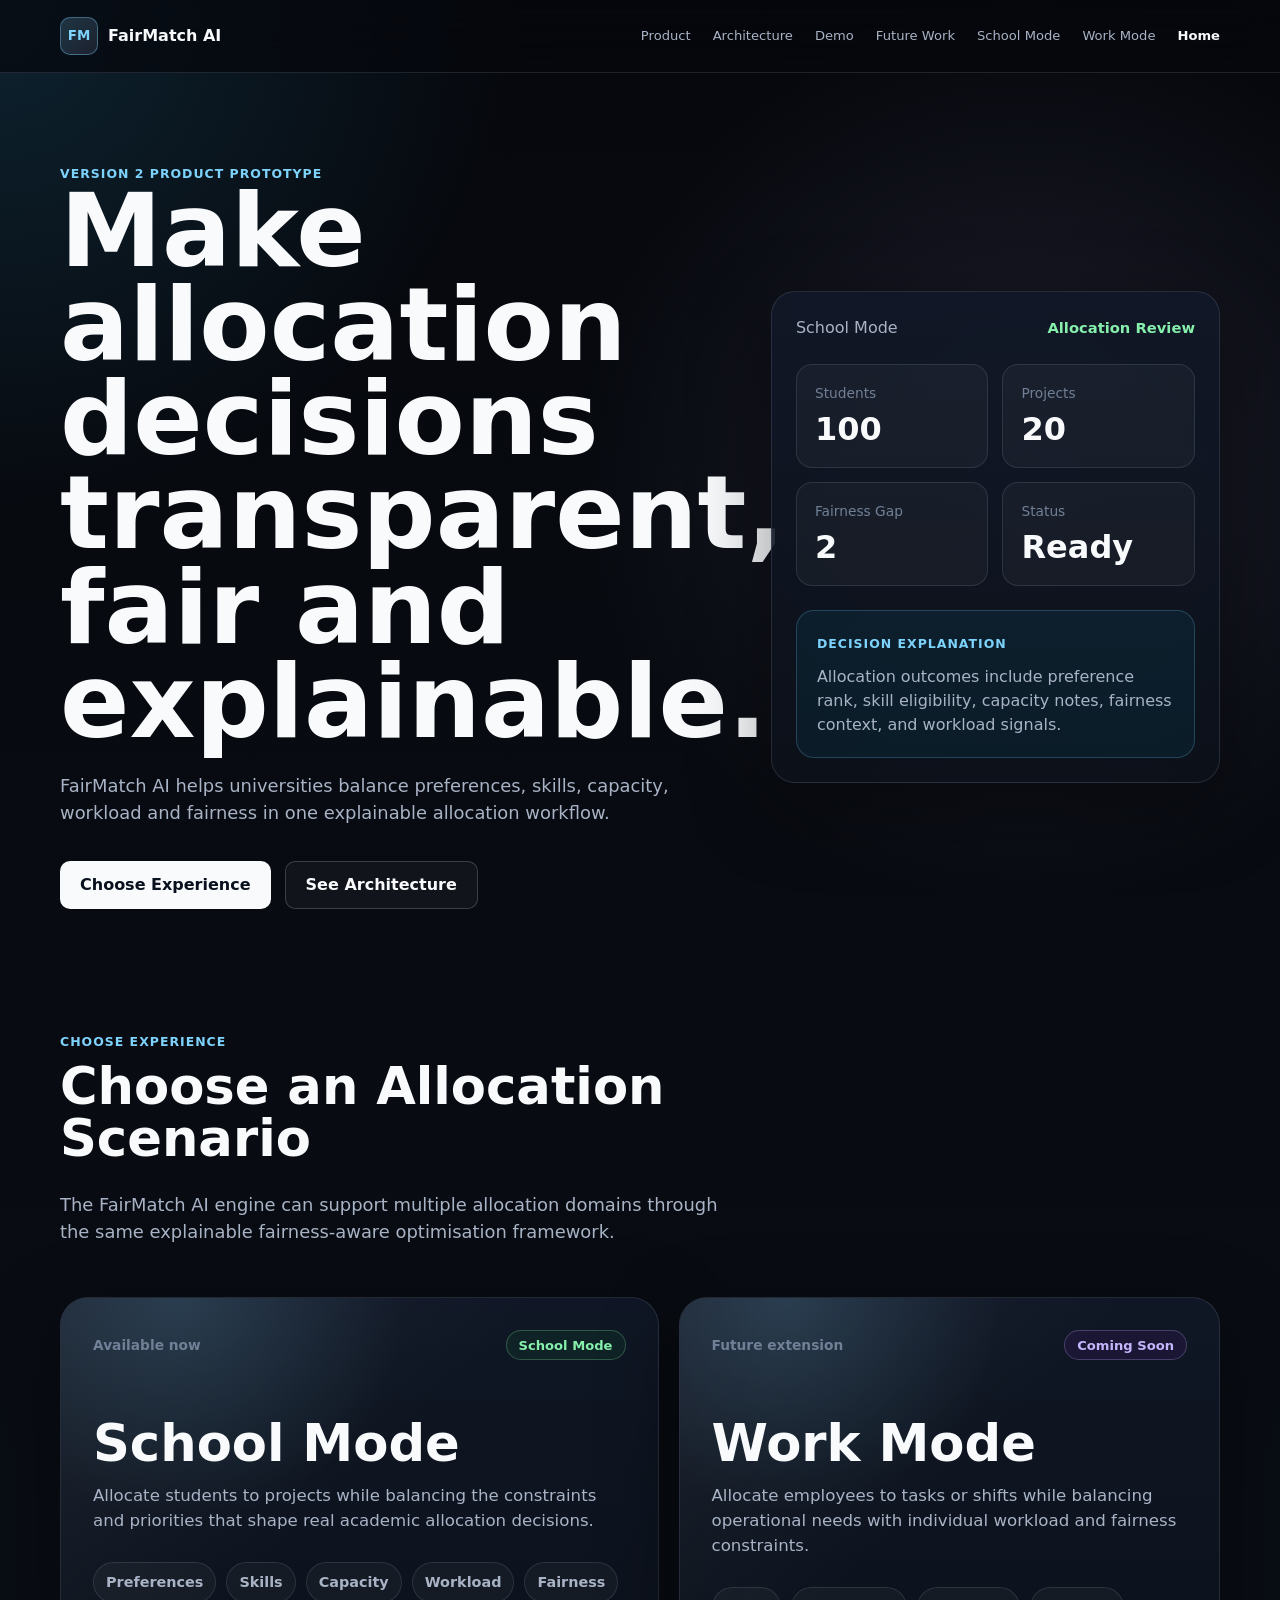
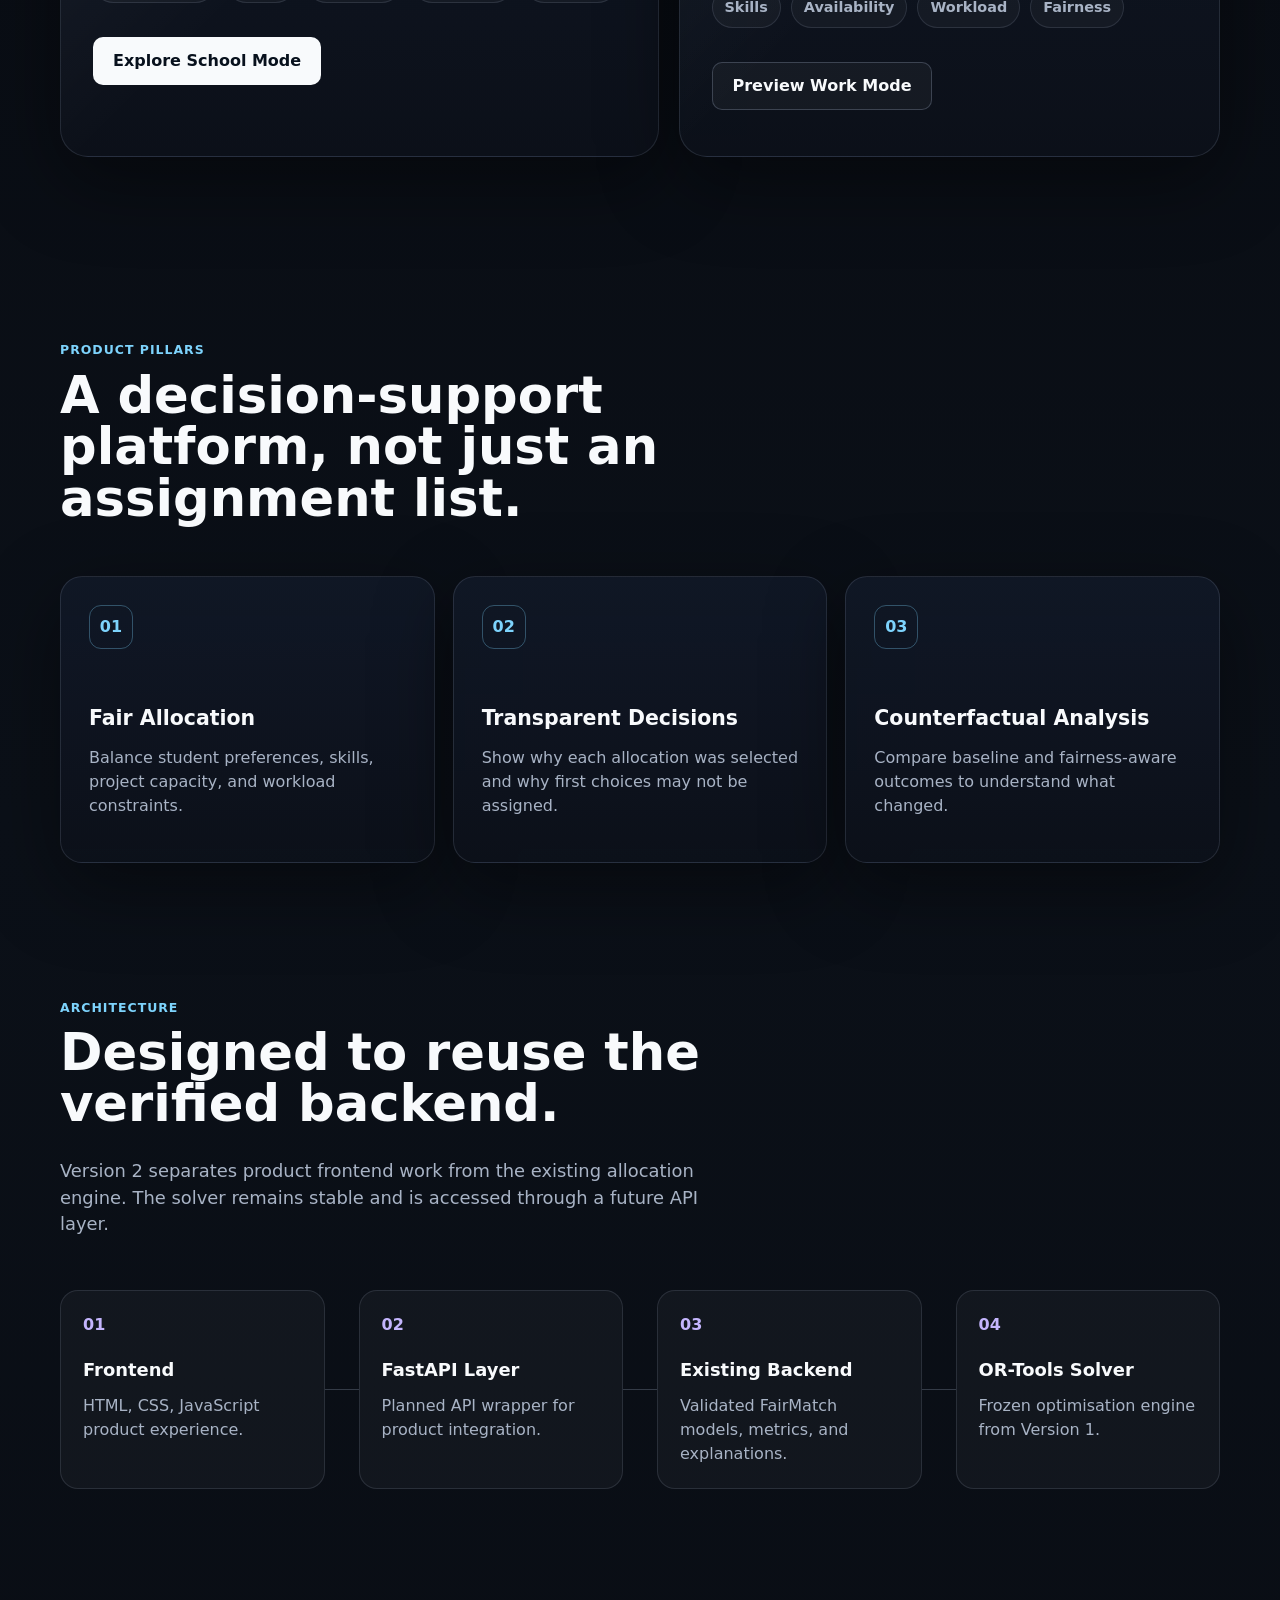
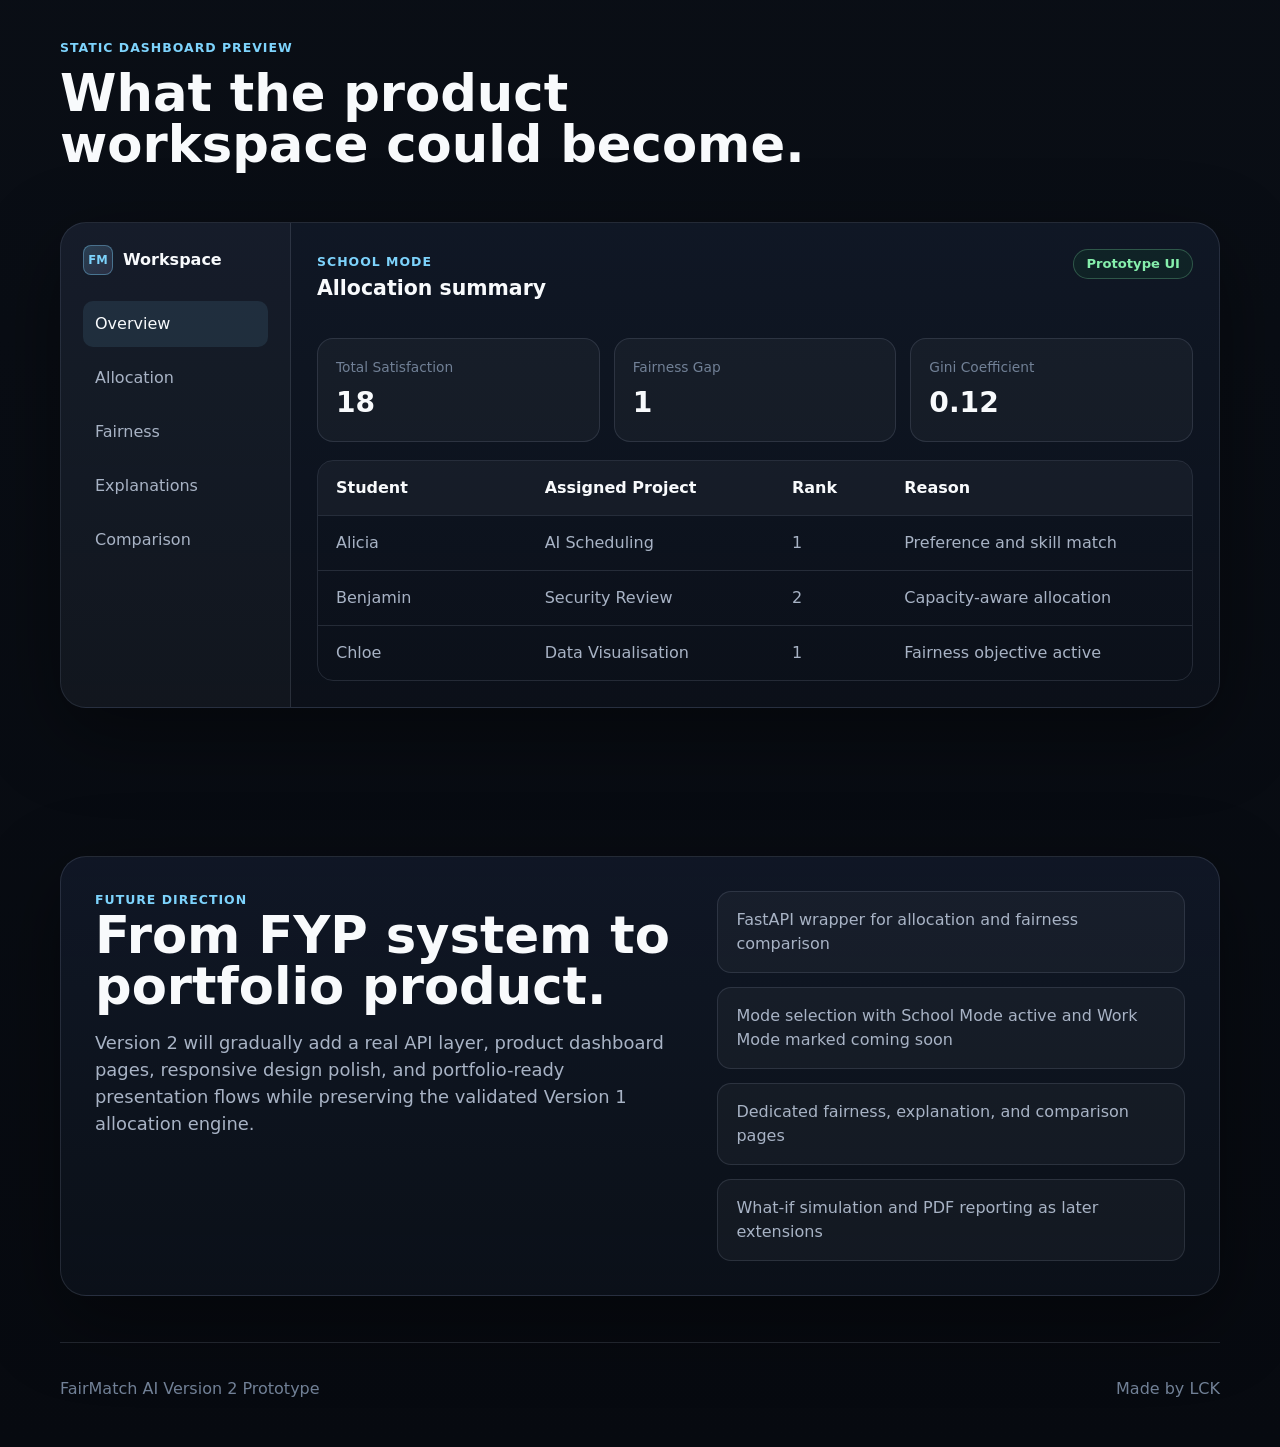
<file: frontend/index.html>
<!doctype html>
<html lang="en">
  <head>
    <meta charset="utf-8" />
    <meta name="viewport" content="width=device-width, initial-scale=1" />
    <title>FairMatch AI | Version 2 Prototype</title>
    <meta
      name="description"
      content="FairMatch AI is an Explainable Fairness-Aware Allocation Platform for transparent, fair, and explainable allocation decisions."
    />
    <link rel="stylesheet" href="styles.css" />
  </head>
  <body>
    <header class="site-header">
      <nav class="nav-shell" aria-label="Primary navigation">
        <a class="brand" href="#top" aria-label="FairMatch AI home">
          <span class="brand-mark">FM</span>
          <span>FairMatch AI</span>
        </a>
        <button class="nav-toggle" type="button" aria-label="Open navigation" aria-expanded="false">
          <span></span>
          <span></span>
        </button>
        <div class="nav-links" data-nav-links>
          <a href="#product">Product</a>
          <a href="#architecture">Architecture</a>
          <a href="#demo">Demo</a>
          <a href="#future-work">Future Work</a>
          <a href="dashboard.html">School Mode</a>
          <a href="work.html">Work Mode</a>
          <a class="nav-active" href="index.html" aria-current="page">Home</a>
        </div>
      </nav>
    </header>

    <main id="top">
      <section class="hero section">
        <div class="hero-content">
          <div class="eyebrow">Version 2 product prototype</div>
          <h1>Make allocation decisions transparent, fair and explainable.</h1>
          <p class="hero-copy">
            FairMatch AI helps universities balance preferences, skills, capacity, workload
            and fairness in one explainable allocation workflow.
          </p>
          <div class="hero-actions">
            <a class="button primary" href="#modes">Choose Experience</a>
            <a class="button secondary" href="#architecture">See Architecture</a>
          </div>
        </div>

        <aside class="hero-panel" aria-label="Product highlights">
          <div class="panel-topline">
            <span>School Mode</span>
            <strong>Allocation Review</strong>
          </div>
          <div class="signal-grid">
            <div>
              <span>Students</span>
              <strong>100</strong>
            </div>
            <div>
              <span>Projects</span>
              <strong>20</strong>
            </div>
            <div>
              <span>Fairness Gap</span>
              <strong>2</strong>
            </div>
            <div>
              <span>Status</span>
              <strong>Ready</strong>
            </div>
          </div>
          <div class="decision-card">
            <span class="card-label">Decision explanation</span>
            <p>
              Allocation outcomes include preference rank, skill eligibility, capacity notes,
              fairness context, and workload signals.
            </p>
          </div>
        </aside>
      </section>

      <section id="modes" class="section mode-section">
        <div class="section-heading mode-heading">
          <div class="eyebrow">Choose experience</div>
          <h2>Choose an Allocation Scenario</h2>
          <p>
            The FairMatch AI engine can support multiple allocation domains through the same
            explainable fairness-aware optimisation framework.
          </p>
        </div>
        <div class="mode-grid">
          <article class="mode-card mode-card-primary">
            <div class="mode-card-topline">
              <span class="mode-kicker">Available now</span>
              <span class="status-pill">School Mode</span>
            </div>
            <h3>School Mode</h3>
            <p>
              Allocate students to projects while balancing the constraints and priorities
              that shape real academic allocation decisions.
            </p>
            <ul class="mode-list" aria-label="School Mode allocation factors">
              <li>Preferences</li>
              <li>Skills</li>
              <li>Capacity</li>
              <li>Workload</li>
              <li>Fairness</li>
            </ul>
            <a class="button primary mode-button" href="dashboard.html">Explore School Mode</a>
          </article>

          <article class="mode-card mode-card-preview" aria-label="Work Mode product preview">
            <div class="mode-card-topline">
              <span class="mode-kicker">Future extension</span>
              <span class="coming-soon-badge">Coming Soon</span>
            </div>
            <h3>Work Mode</h3>
            <p>
              Allocate employees to tasks or shifts while balancing operational needs with
              individual workload and fairness constraints.
            </p>
            <ul class="mode-list" aria-label="Work Mode allocation factors">
              <li>Skills</li>
              <li>Availability</li>
              <li>Workload</li>
              <li>Fairness</li>
            </ul>
            <a class="button secondary mode-button" href="work.html">Preview Work Mode</a>
          </article>
        </div>
      </section>

      <section id="product" class="section">
        <div class="section-heading">
          <div class="eyebrow">Product pillars</div>
          <h2>A decision-support platform, not just an assignment list.</h2>
        </div>
        <div class="pillar-grid">
          <article class="pillar-card">
            <div class="pillar-icon">01</div>
            <h3>Fair Allocation</h3>
            <p>Balance student preferences, skills, project capacity, and workload constraints.</p>
          </article>
          <article class="pillar-card">
            <div class="pillar-icon">02</div>
            <h3>Transparent Decisions</h3>
            <p>Show why each allocation was selected and why first choices may not be assigned.</p>
          </article>
          <article class="pillar-card">
            <div class="pillar-icon">03</div>
            <h3>Counterfactual Analysis</h3>
            <p>Compare baseline and fairness-aware outcomes to understand what changed.</p>
          </article>
        </div>
      </section>

      <section id="architecture" class="section architecture-section">
        <div class="section-heading compact">
          <div class="eyebrow">Architecture</div>
          <h2>Designed to reuse the verified backend.</h2>
          <p>
            Version 2 separates product frontend work from the existing allocation engine.
            The solver remains stable and is accessed through a future API layer.
          </p>
        </div>
        <div class="architecture-flow" aria-label="Version 2 architecture flow">
          <div class="flow-node">
            <span>01</span>
            <strong>Frontend</strong>
            <p>HTML, CSS, JavaScript product experience.</p>
          </div>
          <div class="flow-line"></div>
          <div class="flow-node">
            <span>02</span>
            <strong>FastAPI Layer</strong>
            <p>Planned API wrapper for product integration.</p>
          </div>
          <div class="flow-line"></div>
          <div class="flow-node">
            <span>03</span>
            <strong>Existing Backend</strong>
            <p>Validated FairMatch models, metrics, and explanations.</p>
          </div>
          <div class="flow-line"></div>
          <div class="flow-node">
            <span>04</span>
            <strong>OR-Tools Solver</strong>
            <p>Frozen optimisation engine from Version 1.</p>
          </div>
        </div>
      </section>

      <section id="demo" class="section preview-section">
        <div class="section-heading">
          <div class="eyebrow">Static dashboard preview</div>
          <h2>What the product workspace could become.</h2>
        </div>
        <div class="dashboard-preview">
          <div class="preview-sidebar">
            <div class="mini-brand">
              <span class="brand-mark small">FM</span>
              <span>Workspace</span>
            </div>
            <a class="active" href="#preview">Overview</a>
            <a href="#preview">Allocation</a>
            <a href="#preview">Fairness</a>
            <a href="#preview">Explanations</a>
            <a href="#preview">Comparison</a>
          </div>
          <div class="preview-main">
            <div class="preview-header">
              <div>
                <span class="card-label">School Mode</span>
                <h3>Allocation summary</h3>
              </div>
              <span class="status-pill">Prototype UI</span>
            </div>
            <div class="metric-row">
              <div class="metric-card">
                <span>Total Satisfaction</span>
                <strong>18</strong>
              </div>
              <div class="metric-card">
                <span>Fairness Gap</span>
                <strong>1</strong>
              </div>
              <div class="metric-card">
                <span>Gini Coefficient</span>
                <strong>0.12</strong>
              </div>
            </div>
            <div class="table-card">
              <div class="table-row table-head">
                <span>Student</span>
                <span>Assigned Project</span>
                <span>Rank</span>
                <span>Reason</span>
              </div>
              <div class="table-row">
                <span>Alicia</span>
                <span>AI Scheduling</span>
                <span>1</span>
                <span>Preference and skill match</span>
              </div>
              <div class="table-row">
                <span>Benjamin</span>
                <span>Security Review</span>
                <span>2</span>
                <span>Capacity-aware allocation</span>
              </div>
              <div class="table-row">
                <span>Chloe</span>
                <span>Data Visualisation</span>
                <span>1</span>
                <span>Fairness objective active</span>
              </div>
            </div>
          </div>
        </div>
      </section>

      <section id="future-work" class="section future-section">
        <div class="future-card">
          <div>
            <div class="eyebrow">Future direction</div>
            <h2>From FYP system to portfolio product.</h2>
            <p>
              Version 2 will gradually add a real API layer, product dashboard pages,
              responsive design polish, and portfolio-ready presentation flows while
              preserving the validated Version 1 allocation engine.
            </p>
          </div>
          <ul class="future-list">
            <li>FastAPI wrapper for allocation and fairness comparison</li>
            <li>Mode selection with School Mode active and Work Mode marked coming soon</li>
            <li>Dedicated fairness, explanation, and comparison pages</li>
            <li>What-if simulation and PDF reporting as later extensions</li>
          </ul>
        </div>
      </section>
    </main>

    <footer class="site-footer">
      <span>FairMatch AI Version 2 Prototype</span>
      <span>Made by LCK</span>
    </footer>

    <script src="app.js"></script>
  </body>
</html>
</file>
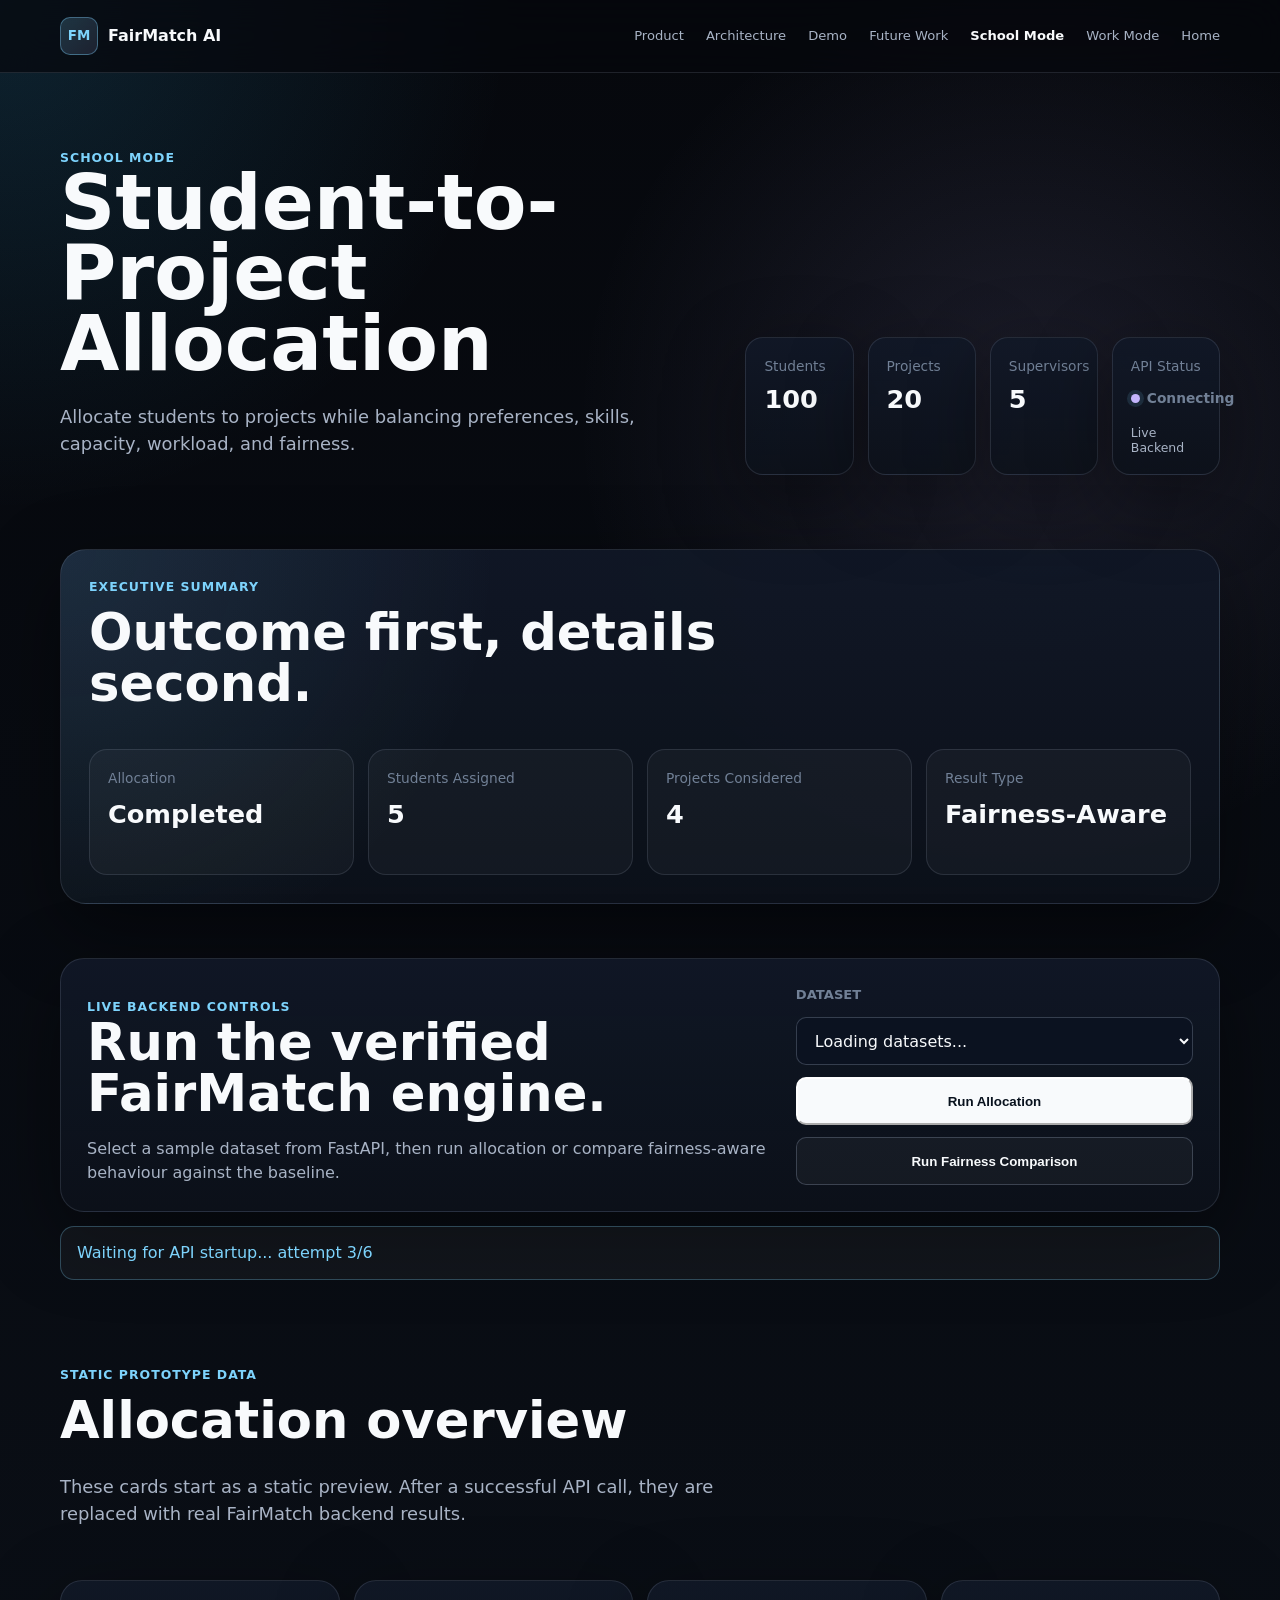
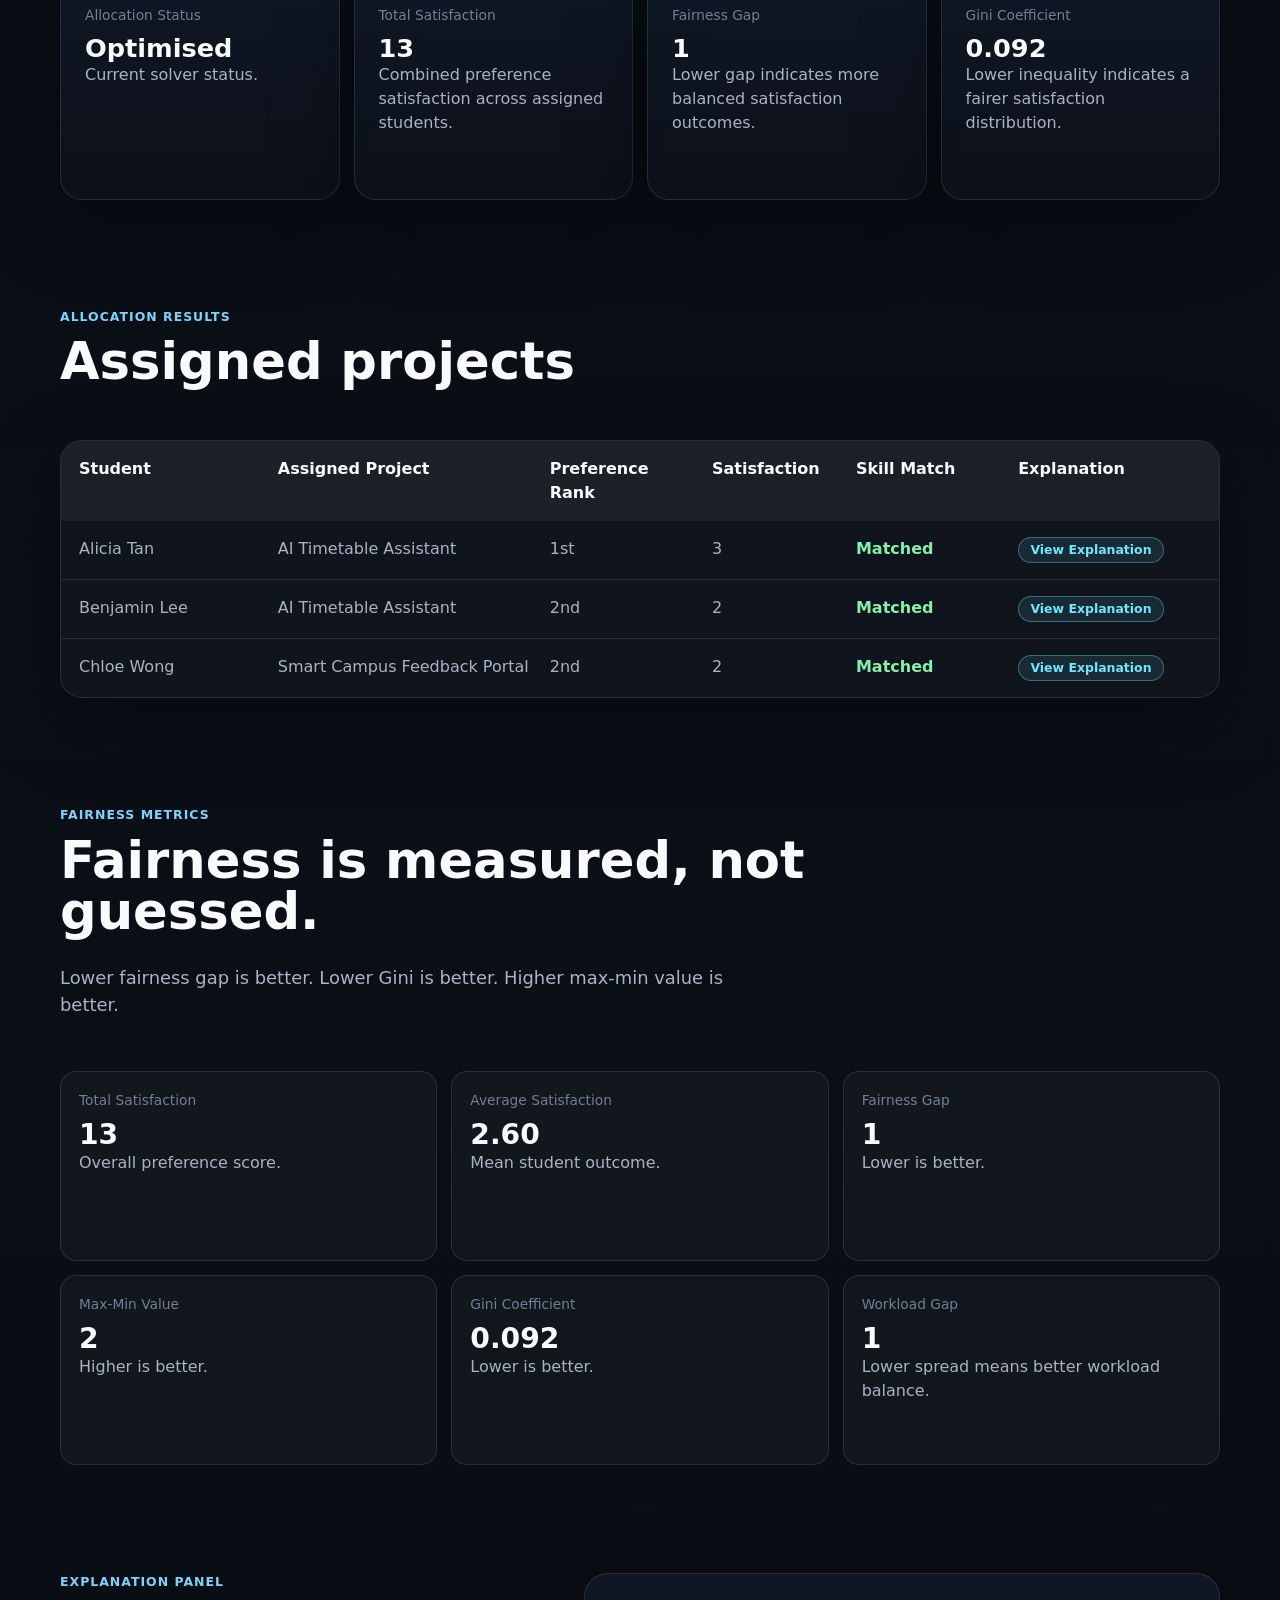
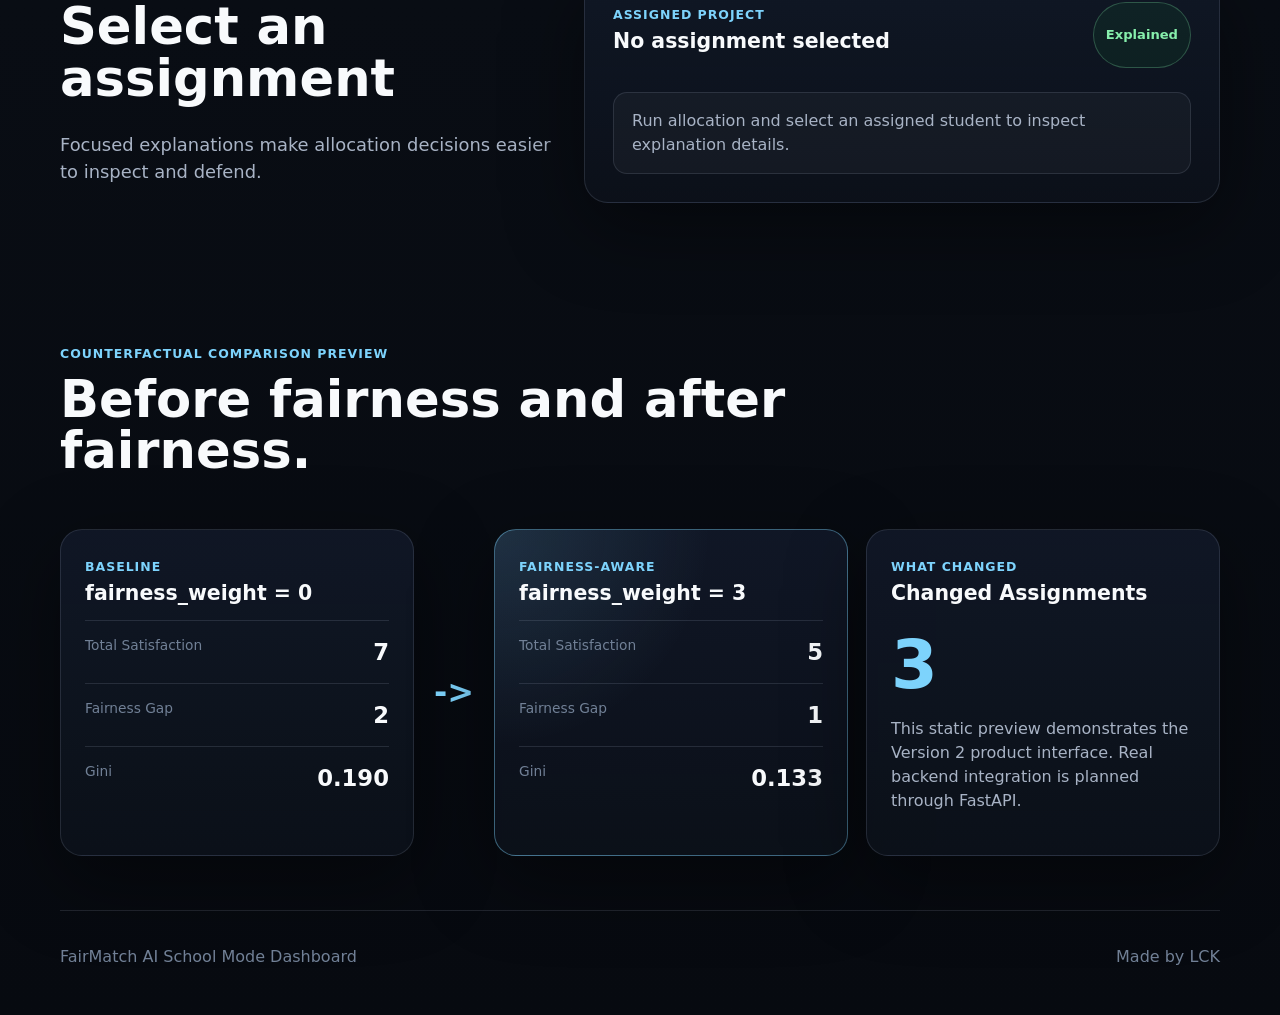
<file: frontend/dashboard.html>
<!doctype html>
<html lang="en">
  <head>
    <meta charset="utf-8" />
    <meta name="viewport" content="width=device-width, initial-scale=1" />
    <title>FairMatch AI | School Mode Dashboard</title>
    <meta
      name="description"
      content="Version 2 School Mode dashboard for FairMatch AI."
    />
    <link rel="stylesheet" href="styles.css" />
  </head>
  <body>
    <header class="site-header">
      <nav class="nav-shell" aria-label="Dashboard navigation">
        <a class="brand" href="index.html" aria-label="FairMatch AI home">
          <span class="brand-mark">FM</span>
          <span>FairMatch AI</span>
        </a>
        <button class="nav-toggle" type="button" aria-label="Open navigation" aria-expanded="false">
          <span></span>
          <span></span>
        </button>
        <div class="nav-links" data-nav-links>
          <a href="index.html#product">Product</a>
          <a href="index.html#architecture">Architecture</a>
          <a href="index.html#demo">Demo</a>
          <a href="index.html#future-work">Future Work</a>
          <a class="nav-active" href="dashboard.html" aria-current="page">School Mode</a>
          <a href="work.html">Work Mode</a>
          <a href="index.html">Home</a>
        </div>
      </nav>
    </header>

    <main id="dashboard">
      <section class="section dashboard-hero">
        <div>
          <div class="eyebrow">School Mode</div>
          <h1>Student-to-Project Allocation</h1>
          <p class="hero-copy">
            Allocate students to projects while balancing preferences, skills, capacity,
            workload, and fairness.
          </p>
        </div>
        <div class="scenario-stat-grid" aria-label="Scenario statistics">
          <div class="scenario-stat">
            <span>Students</span>
            <strong data-scenario-students>100</strong>
          </div>
          <div class="scenario-stat">
            <span>Projects</span>
            <strong data-scenario-projects>20</strong>
          </div>
          <div class="scenario-stat">
            <span>Supervisors</span>
            <strong data-scenario-supervisors>5</strong>
          </div>
          <div class="scenario-stat api-status-card">
            <span>API Status</span>
            <div class="status-inline" data-api-status>
              <span class="status-dot pending" aria-hidden="true"></span>
              <span data-api-status-text>Checking</span>
            </div>
            <p>Live Backend</p>
          </div>
        </div>
      </section>

      <section class="section dashboard-section executive-summary-section">
        <div class="executive-summary">
          <div class="section-heading compact">
            <div class="eyebrow">Executive summary</div>
            <h2>Outcome first, details second.</h2>
          </div>
          <div class="executive-summary-grid">
            <article>
              <span>Allocation</span>
              <strong data-summary-status>Completed</strong>
            </article>
            <article>
              <span>Students Assigned</span>
              <strong data-summary-assigned>5</strong>
            </article>
            <article>
              <span>Projects Considered</span>
              <strong data-summary-projects>4</strong>
            </article>
            <article>
              <span>Result Type</span>
              <strong data-summary-result>Fairness-Aware</strong>
            </article>
          </div>
        </div>
      </section>

      <section class="section dashboard-section control-section">
        <div class="control-panel">
          <div>
            <div class="eyebrow">Live backend controls</div>
            <h2>Run the verified FairMatch engine.</h2>
            <p>
              Select a sample dataset from FastAPI, then run allocation or compare fairness-aware
              behaviour against the baseline.
            </p>
          </div>
          <div class="control-actions">
            <label class="field-label" for="dataset-select">Dataset</label>
            <select id="dataset-select" data-dataset-select>
              <option value="">Loading datasets...</option>
            </select>
            <button class="button primary" type="button" data-run-allocation>Run Allocation</button>
            <button class="button secondary" type="button" data-run-comparison>
              Run Fairness Comparison
            </button>
          </div>
        </div>
        <div class="message-panel" data-message-panel aria-live="polite"></div>
      </section>

      <section class="section dashboard-section">
        <div class="section-heading compact">
          <div class="eyebrow" data-data-source-label>Static prototype data</div>
          <h2>Allocation overview</h2>
          <p>
            These cards start as a static preview. After a successful API call, they are replaced
            with real FairMatch backend results.
          </p>
        </div>
        <div class="dashboard-card-grid">
          <article class="dashboard-card">
            <span>Allocation Status</span>
            <strong data-overview-status>Optimised</strong>
            <p>Current solver status.</p>
          </article>
          <article class="dashboard-card">
            <span>Total Satisfaction</span>
            <strong data-overview-total>13</strong>
            <p>Combined preference satisfaction across assigned students.</p>
          </article>
          <article class="dashboard-card">
            <span>Fairness Gap</span>
            <strong data-overview-gap>1</strong>
            <p>Lower gap indicates more balanced satisfaction outcomes.</p>
          </article>
          <article class="dashboard-card">
            <span>Gini Coefficient</span>
            <strong data-overview-gini>0.092</strong>
            <p>Lower inequality indicates a fairer satisfaction distribution.</p>
          </article>
        </div>
      </section>

      <section class="section dashboard-section">
        <div class="section-heading compact">
          <div class="eyebrow">Allocation results</div>
          <h2>Assigned projects</h2>
        </div>
        <div class="product-table" role="table" aria-label="Allocation results">
          <div class="product-table-row product-table-head" role="row">
            <span>Student</span>
            <span>Assigned Project</span>
            <span>Preference Rank</span>
            <span>Satisfaction</span>
            <span>Skill Match</span>
            <span>Explanation</span>
          </div>
          <div data-allocation-rows>
            <div class="product-table-row" role="row">
              <span>Alicia Tan</span>
              <span>AI Timetable Assistant</span>
              <span>1st</span>
              <span>3</span>
              <span class="positive-text">Matched</span>
              <span><button class="explain-action" type="button">View Explanation</button></span>
            </div>
            <div class="product-table-row" role="row">
              <span>Benjamin Lee</span>
              <span>AI Timetable Assistant</span>
              <span>2nd</span>
              <span>2</span>
              <span class="positive-text">Matched</span>
              <span><button class="explain-action" type="button">View Explanation</button></span>
            </div>
            <div class="product-table-row" role="row">
              <span>Chloe Wong</span>
              <span>Smart Campus Feedback Portal</span>
              <span>2nd</span>
              <span>2</span>
              <span class="positive-text">Matched</span>
              <span><button class="explain-action" type="button">View Explanation</button></span>
            </div>
          </div>
        </div>
      </section>

      <section id="fairness" class="section dashboard-section">
        <div class="section-heading compact">
          <div class="eyebrow">Fairness metrics</div>
          <h2>Fairness is measured, not guessed.</h2>
          <p>
            Lower fairness gap is better. Lower Gini is better. Higher max-min value is better.
          </p>
        </div>
        <div class="fairness-metric-grid">
          <article class="metric-card">
            <span>Total Satisfaction</span>
            <strong data-metric-total>13</strong>
            <p>Overall preference score.</p>
          </article>
          <article class="metric-card">
            <span>Average Satisfaction</span>
            <strong data-metric-average>2.60</strong>
            <p>Mean student outcome.</p>
          </article>
          <article class="metric-card">
            <span>Fairness Gap</span>
            <strong data-metric-gap>1</strong>
            <p>Lower is better.</p>
          </article>
          <article class="metric-card">
            <span>Max-Min Value</span>
            <strong data-metric-max-min>2</strong>
            <p>Higher is better.</p>
          </article>
          <article class="metric-card">
            <span>Gini Coefficient</span>
            <strong data-metric-gini>0.092</strong>
            <p>Lower is better.</p>
          </article>
          <article class="metric-card">
            <span>Workload Gap</span>
            <strong data-metric-workload>1</strong>
            <p>Lower spread means better workload balance.</p>
          </article>
        </div>
      </section>

      <section id="explanations" class="section dashboard-section">
        <div class="explanation-layout">
          <div class="section-heading compact">
            <div class="eyebrow">Explanation panel</div>
            <h2 data-explanation-person>Select an assignment</h2>
            <p>
              Focused explanations make allocation decisions easier to inspect and defend.
            </p>
          </div>
          <article class="explanation-card">
            <div class="explanation-header">
              <div>
                <span class="card-label">Assigned project</span>
                <h3 data-explanation-project>No assignment selected</h3>
              </div>
              <span class="status-pill">Explained</span>
            </div>
            <ul class="explanation-list" data-explanation-list>
              <li>Run allocation and select an assigned student to inspect explanation details.</li>
            </ul>
          </article>
        </div>
      </section>

      <section id="comparison" class="section dashboard-section">
        <div class="section-heading compact">
          <div class="eyebrow">Counterfactual comparison preview</div>
          <h2>Before fairness and after fairness.</h2>
        </div>
        <div class="comparison-shell">
          <div class="comparison-column">
            <span class="card-label">Baseline</span>
            <h3>fairness_weight = 0</h3>
            <div class="comparison-stat"><span>Total Satisfaction</span><strong data-baseline-total>7</strong></div>
            <div class="comparison-stat"><span>Fairness Gap</span><strong data-baseline-gap>2</strong></div>
            <div class="comparison-stat"><span>Gini</span><strong data-baseline-gini>0.190</strong></div>
          </div>
          <div class="comparison-arrow" aria-hidden="true">-&gt;</div>
          <div class="comparison-column highlighted">
            <span class="card-label">Fairness-aware</span>
            <h3>fairness_weight = 3</h3>
            <div class="comparison-stat"><span>Total Satisfaction</span><strong data-fairness-total>5</strong></div>
            <div class="comparison-stat"><span>Fairness Gap</span><strong data-fairness-gap>1</strong></div>
            <div class="comparison-stat"><span>Gini</span><strong data-fairness-gini>0.133</strong></div>
          </div>
          <div class="comparison-column">
            <span class="card-label">What changed</span>
            <h3>Changed Assignments</h3>
            <div class="changed-count" data-changed-count>3</div>
            <p data-comparison-note>
              This static preview demonstrates the Version 2 product interface. Real backend
              integration is planned through FastAPI.
            </p>
            <ul class="change-list" data-change-list></ul>
          </div>
        </div>
      </section>
    </main>

    <footer class="site-footer">
      <span>FairMatch AI School Mode Dashboard</span>
      <span>Made by LCK</span>
    </footer>

    <script src="app.js"></script>
  </body>
</html>
</file>
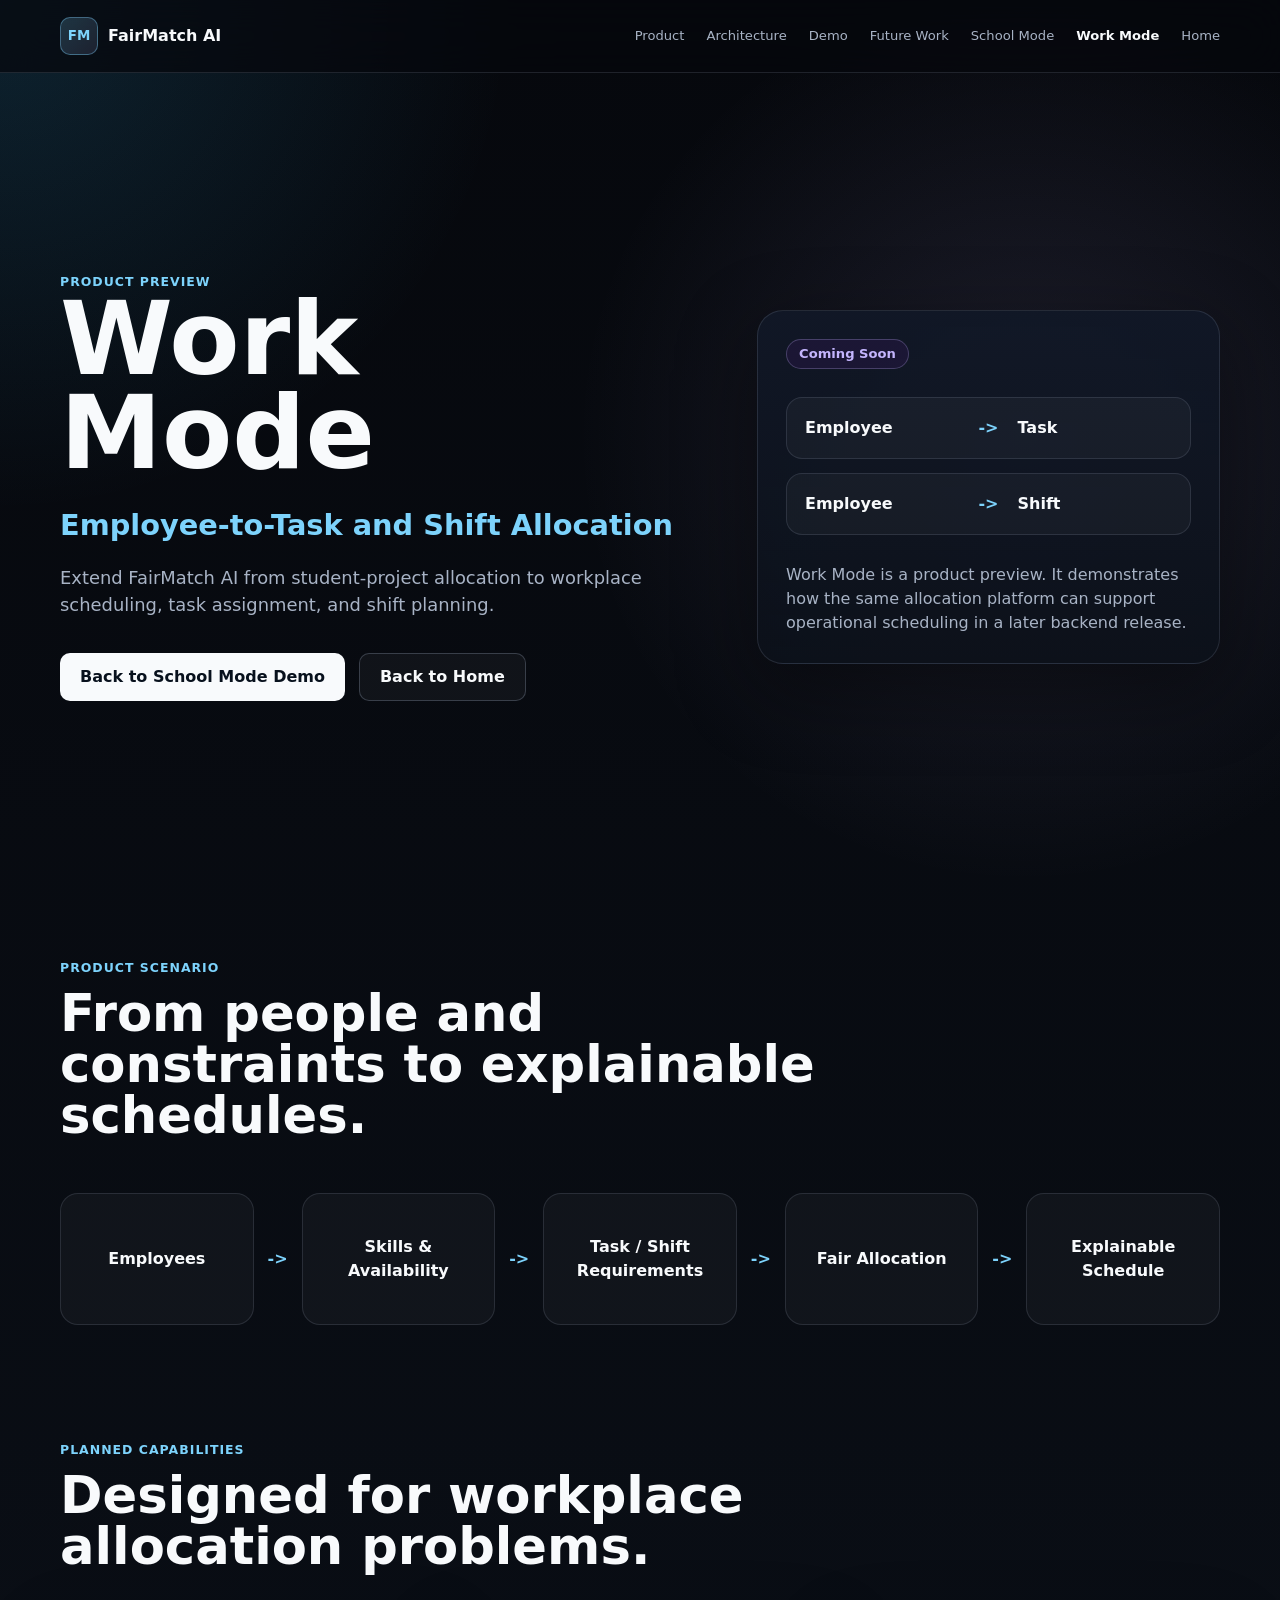
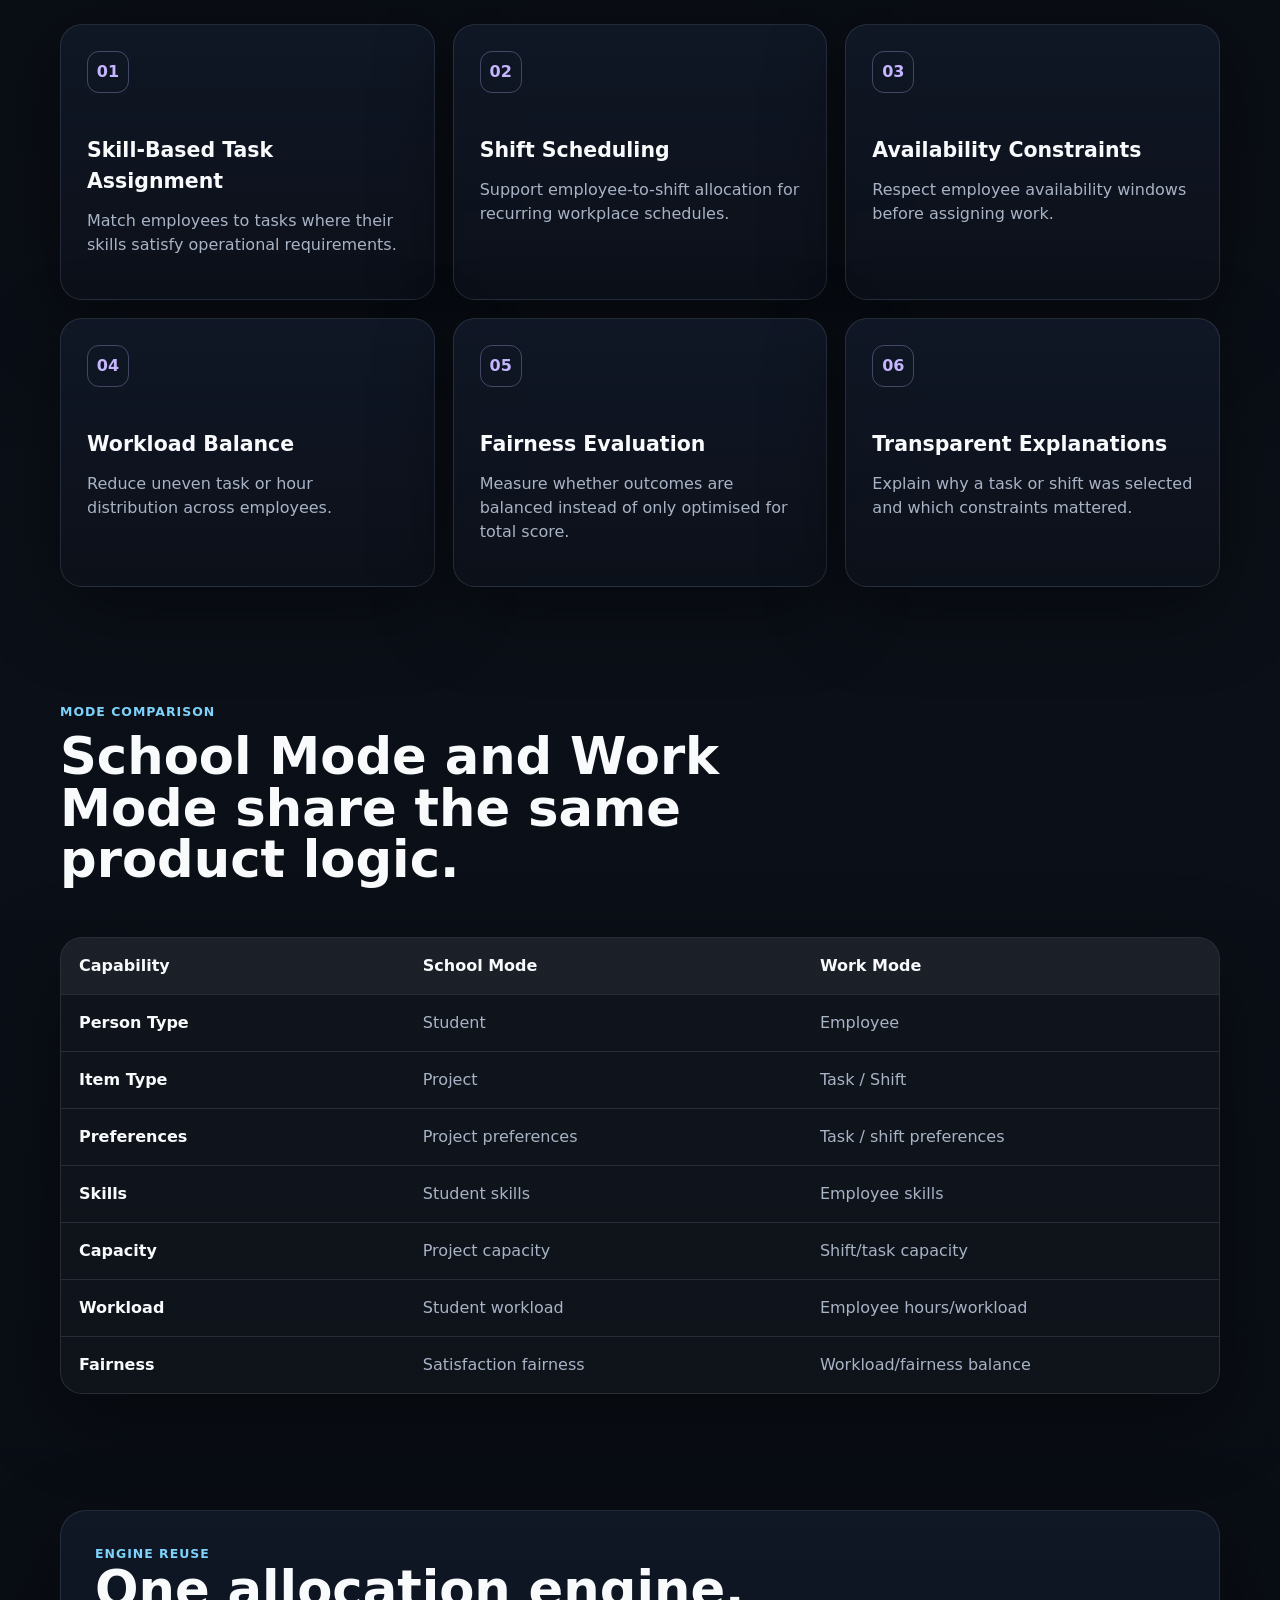
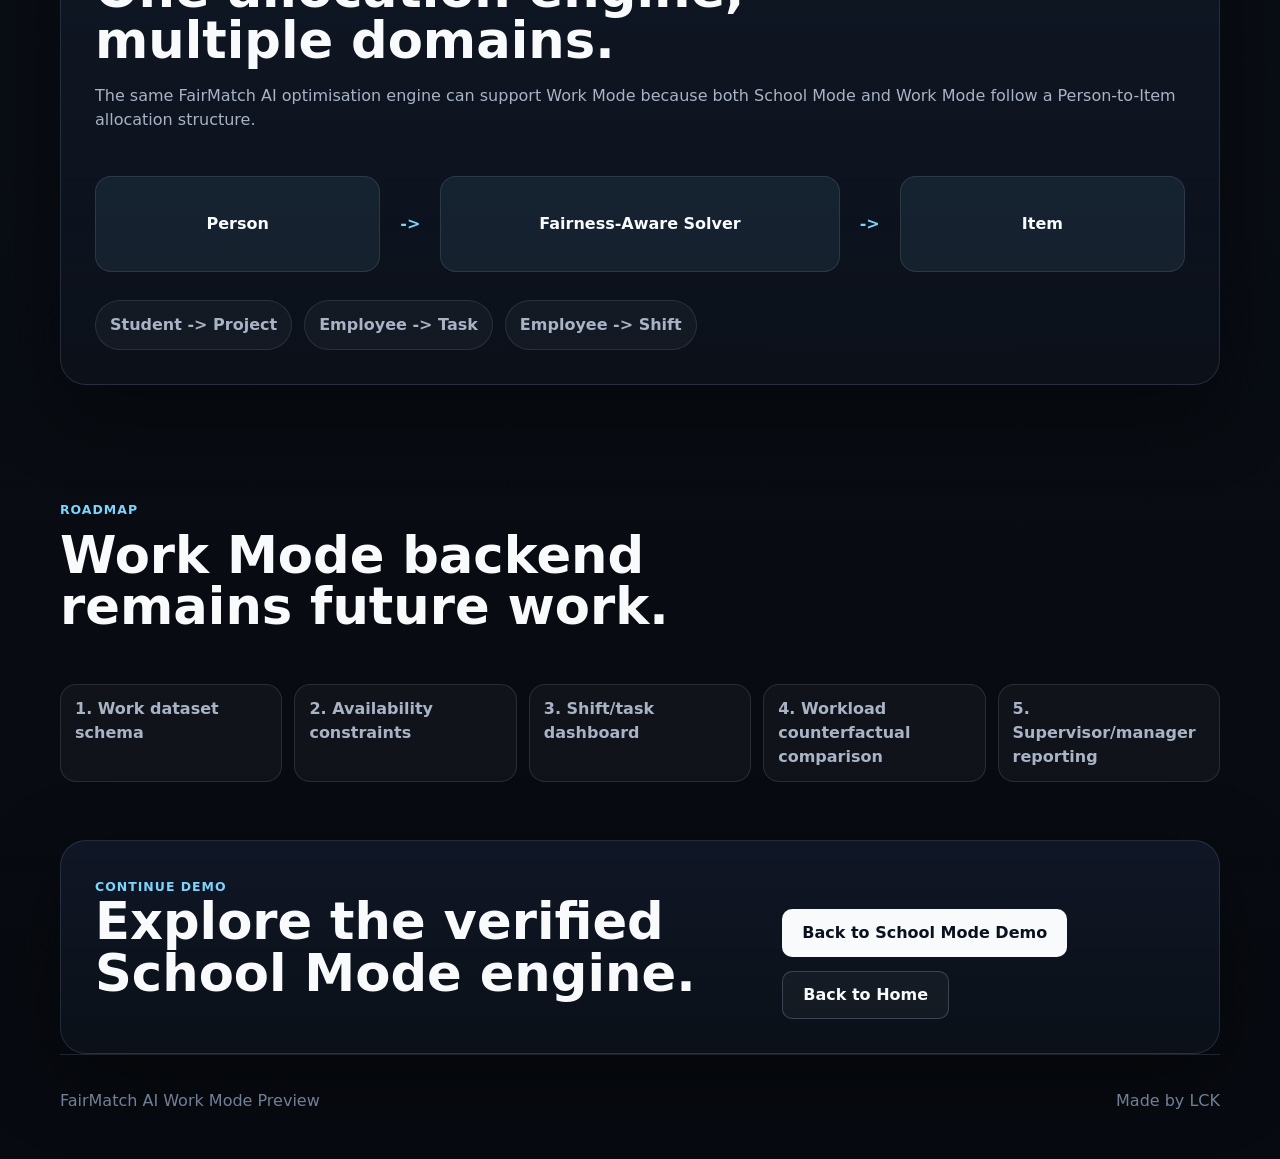
<file: frontend/work.html>
<!doctype html>
<html lang="en">
  <head>
    <meta charset="utf-8" />
    <meta name="viewport" content="width=device-width, initial-scale=1" />
    <title>FairMatch AI | Work Mode Preview</title>
    <meta
      name="description"
      content="Work Mode product preview for FairMatch AI Version 2.1."
    />
    <link rel="stylesheet" href="styles.css" />
  </head>
  <body>
    <header class="site-header">
      <nav class="nav-shell" aria-label="Work Mode navigation">
        <a class="brand" href="index.html" aria-label="FairMatch AI home">
          <span class="brand-mark">FM</span>
          <span>FairMatch AI</span>
        </a>
        <button class="nav-toggle" type="button" aria-label="Open navigation" aria-expanded="false">
          <span></span>
          <span></span>
        </button>
        <div class="nav-links" data-nav-links>
          <a href="index.html#product">Product</a>
          <a href="index.html#architecture">Architecture</a>
          <a href="index.html#demo">Demo</a>
          <a href="index.html#future-work">Future Work</a>
          <a href="dashboard.html">School Mode</a>
          <a class="nav-active" href="work.html" aria-current="page">Work Mode</a>
          <a href="index.html">Home</a>
        </div>
      </nav>
    </header>

    <main id="work">
      <section class="section work-hero">
        <div>
          <div class="eyebrow">Product preview</div>
          <h1>Work Mode</h1>
          <p class="work-subtitle">Employee-to-Task and Shift Allocation</p>
          <p class="hero-copy">
            Extend FairMatch AI from student-project allocation to workplace scheduling,
            task assignment, and shift planning.
          </p>
          <div class="hero-actions">
            <a class="button primary" href="dashboard.html">Back to School Mode Demo</a>
            <a class="button secondary" href="index.html">Back to Home</a>
          </div>
        </div>
        <aside class="work-hero-card">
          <span class="coming-soon-badge">Coming Soon</span>
          <div class="work-scenario-pairs">
            <div><strong>Employee</strong><span>-></span><strong>Task</strong></div>
            <div><strong>Employee</strong><span>-></span><strong>Shift</strong></div>
          </div>
          <p>
            Work Mode is a product preview. It demonstrates how the same allocation platform
            can support operational scheduling in a later backend release.
          </p>
        </aside>
      </section>

      <section class="section work-section">
        <div class="section-heading compact">
          <div class="eyebrow">Product scenario</div>
          <h2>From people and constraints to explainable schedules.</h2>
        </div>
        <div class="work-flow" aria-label="Work Mode product flow">
          <div class="work-flow-node">Employees</div>
          <div class="work-flow-arrow">-></div>
          <div class="work-flow-node">Skills & Availability</div>
          <div class="work-flow-arrow">-></div>
          <div class="work-flow-node">Task / Shift Requirements</div>
          <div class="work-flow-arrow">-></div>
          <div class="work-flow-node">Fair Allocation</div>
          <div class="work-flow-arrow">-></div>
          <div class="work-flow-node">Explainable Schedule</div>
        </div>
      </section>

      <section class="section work-section">
        <div class="section-heading">
          <div class="eyebrow">Planned capabilities</div>
          <h2>Designed for workplace allocation problems.</h2>
        </div>
        <div class="capability-grid">
          <article class="capability-card">
            <span>01</span>
            <h3>Skill-Based Task Assignment</h3>
            <p>Match employees to tasks where their skills satisfy operational requirements.</p>
          </article>
          <article class="capability-card">
            <span>02</span>
            <h3>Shift Scheduling</h3>
            <p>Support employee-to-shift allocation for recurring workplace schedules.</p>
          </article>
          <article class="capability-card">
            <span>03</span>
            <h3>Availability Constraints</h3>
            <p>Respect employee availability windows before assigning work.</p>
          </article>
          <article class="capability-card">
            <span>04</span>
            <h3>Workload Balance</h3>
            <p>Reduce uneven task or hour distribution across employees.</p>
          </article>
          <article class="capability-card">
            <span>05</span>
            <h3>Fairness Evaluation</h3>
            <p>Measure whether outcomes are balanced instead of only optimised for total score.</p>
          </article>
          <article class="capability-card">
            <span>06</span>
            <h3>Transparent Explanations</h3>
            <p>Explain why a task or shift was selected and which constraints mattered.</p>
          </article>
        </div>
      </section>

      <section class="section work-section">
        <div class="section-heading compact">
          <div class="eyebrow">Mode comparison</div>
          <h2>School Mode and Work Mode share the same product logic.</h2>
        </div>
        <div class="comparison-table" role="table" aria-label="School Mode and Work Mode comparison">
          <div class="comparison-table-row comparison-table-head" role="row">
            <span>Capability</span>
            <span>School Mode</span>
            <span>Work Mode</span>
          </div>
          <div class="comparison-table-row"><span>Person Type</span><span>Student</span><span>Employee</span></div>
          <div class="comparison-table-row"><span>Item Type</span><span>Project</span><span>Task / Shift</span></div>
          <div class="comparison-table-row"><span>Preferences</span><span>Project preferences</span><span>Task / shift preferences</span></div>
          <div class="comparison-table-row"><span>Skills</span><span>Student skills</span><span>Employee skills</span></div>
          <div class="comparison-table-row"><span>Capacity</span><span>Project capacity</span><span>Shift/task capacity</span></div>
          <div class="comparison-table-row"><span>Workload</span><span>Student workload</span><span>Employee hours/workload</span></div>
          <div class="comparison-table-row"><span>Fairness</span><span>Satisfaction fairness</span><span>Workload/fairness balance</span></div>
        </div>
      </section>

      <section id="architecture" class="section work-section">
        <div class="engine-card">
          <div>
            <div class="eyebrow">Engine reuse</div>
            <h2>One allocation engine, multiple domains.</h2>
            <p>
              The same FairMatch AI optimisation engine can support Work Mode because both
              School Mode and Work Mode follow a Person-to-Item allocation structure.
            </p>
          </div>
          <div class="engine-flow">
            <div>Person</div>
            <span>-></span>
            <div>Fairness-Aware Solver</div>
            <span>-></span>
            <div>Item</div>
          </div>
          <div class="engine-examples">
            <span>Student -> Project</span>
            <span>Employee -> Task</span>
            <span>Employee -> Shift</span>
          </div>
        </div>
      </section>

      <section class="section work-section">
        <div class="section-heading compact">
          <div class="eyebrow">Roadmap</div>
          <h2>Work Mode backend remains future work.</h2>
        </div>
        <ol class="roadmap-list">
          <li>Work dataset schema</li>
          <li>Availability constraints</li>
          <li>Shift/task dashboard</li>
          <li>Workload counterfactual comparison</li>
          <li>Supervisor/manager reporting</li>
        </ol>
      </section>

      <section class="section work-cta">
        <div>
          <div class="eyebrow">Continue demo</div>
          <h2>Explore the verified School Mode engine.</h2>
        </div>
        <div class="hero-actions">
          <a class="button primary" href="dashboard.html">Back to School Mode Demo</a>
          <a class="button secondary" href="index.html">Back to Home</a>
        </div>
      </section>
    </main>

    <footer class="site-footer">
      <span>FairMatch AI Work Mode Preview</span>
      <span>Made by LCK</span>
    </footer>

    <script src="app.js"></script>
  </body>
</html>
</file>
<file: frontend/styles.css>
:root {
  color-scheme: dark;
  --bg: #06080d;
  --bg-soft: #0c111a;
  --surface: rgba(16, 23, 36, 0.82);
  --surface-strong: #111827;
  --surface-muted: #172033;
  --line: rgba(148, 163, 184, 0.18);
  --line-strong: rgba(148, 163, 184, 0.3);
  --text: #f8fafc;
  --muted: #a8b3c5;
  --quiet: #718096;
  --primary: #7dd3fc;
  --primary-strong: #38bdf8;
  --accent: #c4b5fd;
  --success: #86efac;
  --shadow: 0 24px 80px rgba(0, 0, 0, 0.42);
}

* {
  box-sizing: border-box;
}

html {
  scroll-behavior: smooth;
}

body {
  margin: 0;
  min-width: 320px;
  background:
    radial-gradient(circle at top left, rgba(56, 189, 248, 0.15), transparent 32rem),
    radial-gradient(circle at 80% 10%, rgba(196, 181, 253, 0.12), transparent 28rem),
    linear-gradient(180deg, #06080d 0%, #0b1018 52%, #070a10 100%);
  color: var(--text);
  font-family:
    Inter, ui-sans-serif, system-ui, -apple-system, BlinkMacSystemFont, "Segoe UI",
    sans-serif;
  line-height: 1.5;
}

a {
  color: inherit;
  text-decoration: none;
}

.site-header {
  position: sticky;
  top: 0;
  z-index: 20;
  border-bottom: 1px solid var(--line);
  background: rgba(6, 8, 13, 0.72);
  backdrop-filter: blur(20px);
}

.nav-shell {
  display: flex;
  align-items: center;
  justify-content: space-between;
  width: min(1160px, calc(100% - 40px));
  margin: 0 auto;
  min-height: 72px;
}

.brand,
.mini-brand {
  display: inline-flex;
  align-items: center;
  gap: 10px;
  font-weight: 700;
  letter-spacing: 0;
}

.brand-mark {
  display: inline-grid;
  place-items: center;
  width: 38px;
  height: 38px;
  border: 1px solid rgba(125, 211, 252, 0.38);
  border-radius: 10px;
  background: linear-gradient(135deg, rgba(125, 211, 252, 0.2), rgba(196, 181, 253, 0.12));
  color: var(--primary);
  font-size: 0.84rem;
}

.brand-mark.small {
  width: 30px;
  height: 30px;
  border-radius: 8px;
  font-size: 0.72rem;
}

.nav-links {
  display: flex;
  align-items: center;
  gap: clamp(12px, 1.8vw, 22px);
  color: var(--muted);
  font-size: clamp(0.82rem, 1vw, 0.94rem);
}

.nav-links a {
  white-space: nowrap;
  transition: color 160ms ease;
}

.nav-links a:hover {
  color: var(--text);
}

.nav-links a.nav-active,
.nav-links a[aria-current="page"] {
  color: var(--text);
  font-weight: 800;
}

.nav-toggle {
  display: none;
  width: 42px;
  height: 42px;
  border: 1px solid var(--line);
  border-radius: 10px;
  background: transparent;
  color: var(--text);
}

.nav-toggle span {
  display: block;
  width: 18px;
  height: 2px;
  margin: 5px auto;
  background: var(--text);
}

.section {
  width: min(1160px, calc(100% - 40px));
  margin: 0 auto;
  padding: 92px 0;
}

.hero {
  display: grid;
  grid-template-columns: minmax(0, 1.05fr) minmax(360px, 0.72fr);
  gap: 56px;
  align-items: center;
  min-height: calc(100vh - 72px);
}

.eyebrow,
.card-label {
  color: var(--primary);
  font-size: 0.78rem;
  font-weight: 800;
  letter-spacing: 0.08em;
  text-transform: uppercase;
}

h1,
h2,
h3,
p {
  margin-top: 0;
}

h1 {
  max-width: 760px;
  margin-bottom: 24px;
  font-size: clamp(3.4rem, 8vw, 6.9rem);
  line-height: 0.92;
  letter-spacing: 0;
}

h2 {
  max-width: 760px;
  margin-bottom: 18px;
  font-size: clamp(2rem, 4vw, 3.7rem);
  line-height: 1;
  letter-spacing: 0;
}

h3 {
  margin-bottom: 12px;
  font-size: 1.28rem;
  letter-spacing: 0;
}

.hero-copy,
.section-heading p,
.future-card p {
  max-width: 670px;
  color: var(--muted);
  font-size: 1.12rem;
}

.hero-actions {
  display: flex;
  flex-wrap: wrap;
  gap: 14px;
  margin-top: 34px;
}

.button {
  display: inline-flex;
  align-items: center;
  justify-content: center;
  min-height: 48px;
  padding: 0 20px;
  border-radius: 10px;
  font-weight: 800;
}

.button.primary {
  background: var(--text);
  color: #08111d;
}

.button.secondary {
  border: 1px solid var(--line-strong);
  color: var(--text);
  background: rgba(255, 255, 255, 0.04);
}

.button:disabled,
.disabled-button {
  cursor: not-allowed;
  opacity: 0.56;
}

.hero-panel,
.pillar-card,
.mode-card,
.dashboard-preview,
.future-card {
  border: 1px solid var(--line);
  background: linear-gradient(180deg, rgba(17, 24, 39, 0.92), rgba(12, 17, 26, 0.88));
  box-shadow: var(--shadow);
}

.hero-panel {
  padding: 24px;
  border-radius: 24px;
}

.panel-topline {
  display: flex;
  align-items: center;
  justify-content: space-between;
  gap: 16px;
  color: var(--muted);
}

.panel-topline strong {
  color: var(--success);
  font-size: 0.92rem;
}

.signal-grid {
  display: grid;
  grid-template-columns: repeat(2, minmax(0, 1fr));
  gap: 14px;
  margin: 24px 0;
}

.signal-grid div,
.metric-card {
  min-height: 104px;
  padding: 18px;
  border: 1px solid var(--line);
  border-radius: 16px;
  background: rgba(255, 255, 255, 0.035);
}

.signal-grid span,
.metric-card span {
  display: block;
  margin-bottom: 10px;
  color: var(--quiet);
  font-size: 0.86rem;
}

.signal-grid strong,
.metric-card strong {
  font-size: 2rem;
  line-height: 1;
}

.decision-card {
  padding: 20px;
  border: 1px solid rgba(125, 211, 252, 0.22);
  border-radius: 18px;
  background: rgba(14, 116, 144, 0.12);
}

.decision-card p {
  margin: 10px 0 0;
  color: var(--muted);
}

.section-heading {
  display: flex;
  flex-direction: column;
  gap: 10px;
  margin-bottom: 34px;
}

.section-heading.compact {
  max-width: 760px;
}

.mode-section {
  padding-top: 32px;
}

.mode-heading {
  max-width: 820px;
}

.mode-grid {
  display: grid;
  grid-template-columns: minmax(0, 1.05fr) minmax(0, 0.95fr);
  gap: 20px;
}

.mode-card {
  position: relative;
  min-height: 460px;
  padding: 32px;
  border-radius: 28px;
  overflow: hidden;
  transition:
    border-color 180ms ease,
    transform 180ms ease,
    box-shadow 180ms ease;
}

.mode-card::before {
  position: absolute;
  inset: 0;
  content: "";
  pointer-events: none;
  background:
    radial-gradient(circle at 20% 0%, rgba(125, 211, 252, 0.16), transparent 34%),
    linear-gradient(135deg, rgba(255, 255, 255, 0.06), transparent 46%);
}

.mode-card > * {
  position: relative;
  z-index: 1;
}

.mode-card-primary:hover {
  border-color: rgba(125, 211, 252, 0.54);
  box-shadow: 0 30px 96px rgba(14, 116, 144, 0.22);
  transform: translateY(-4px);
}

.mode-card-preview:hover {
  border-color: rgba(196, 181, 253, 0.44);
  box-shadow: 0 30px 96px rgba(88, 28, 135, 0.22);
  transform: translateY(-4px);
}

.mode-card-disabled {
  background: linear-gradient(180deg, rgba(17, 24, 39, 0.72), rgba(12, 17, 26, 0.68));
}

.mode-card-disabled::before {
  background:
    radial-gradient(circle at 20% 0%, rgba(196, 181, 253, 0.1), transparent 34%),
    linear-gradient(135deg, rgba(255, 255, 255, 0.04), transparent 46%);
}

.mode-card-topline {
  display: flex;
  align-items: center;
  justify-content: space-between;
  gap: 16px;
  margin-bottom: 58px;
}

.mode-kicker {
  color: var(--quiet);
  font-size: 0.86rem;
  font-weight: 800;
}

.mode-card h3 {
  margin-bottom: 14px;
  font-size: clamp(2rem, 4vw, 3.4rem);
  line-height: 1;
}

.mode-card p {
  max-width: 540px;
  color: var(--muted);
  font-size: 1.04rem;
}

.mode-list {
  display: flex;
  flex-wrap: wrap;
  gap: 10px;
  margin: 28px 0 34px;
  padding: 0;
  list-style: none;
}

.mode-list li {
  padding: 9px 12px;
  border: 1px solid var(--line);
  border-radius: 999px;
  color: var(--muted);
  background: rgba(255, 255, 255, 0.035);
  font-size: 0.9rem;
  font-weight: 700;
}

.mode-button {
  min-width: 210px;
}

.coming-soon-badge {
  display: inline-flex;
  align-items: center;
  min-height: 30px;
  padding: 0 12px;
  border: 1px solid rgba(196, 181, 253, 0.26);
  border-radius: 999px;
  color: var(--accent);
  background: rgba(88, 28, 135, 0.16);
  font-size: 0.82rem;
  font-weight: 800;
}

.pillar-grid {
  display: grid;
  grid-template-columns: repeat(3, minmax(0, 1fr));
  gap: 18px;
}

.pillar-card {
  min-height: 260px;
  padding: 28px;
  border-radius: 22px;
}

.pillar-card p {
  color: var(--muted);
}

.pillar-icon {
  display: inline-grid;
  place-items: center;
  width: 44px;
  height: 44px;
  margin-bottom: 54px;
  border: 1px solid rgba(125, 211, 252, 0.32);
  border-radius: 12px;
  color: var(--primary);
  font-weight: 800;
}

.architecture-section {
  padding-top: 44px;
  padding-bottom: 58px;
}

.architecture-flow {
  display: grid;
  grid-template-columns: 1fr 34px 1fr 34px 1fr 34px 1fr;
  align-items: stretch;
  margin-top: 34px;
}

.flow-node {
  min-height: 190px;
  padding: 22px;
  border: 1px solid var(--line);
  border-radius: 18px;
  background: rgba(255, 255, 255, 0.035);
}

.flow-node span {
  color: var(--accent);
  font-weight: 800;
}

.flow-node strong {
  display: block;
  margin: 20px 0 10px;
  font-size: 1.12rem;
}

.flow-node p {
  color: var(--muted);
  margin-bottom: 0;
}

.flow-line {
  align-self: center;
  height: 1px;
  background: var(--line-strong);
}

.dashboard-preview {
  display: grid;
  grid-template-columns: 230px minmax(0, 1fr);
  overflow: hidden;
  border-radius: 26px;
}

.preview-sidebar {
  display: flex;
  flex-direction: column;
  gap: 8px;
  padding: 22px;
  border-right: 1px solid var(--line);
  background: rgba(255, 255, 255, 0.025);
}

.preview-sidebar a {
  padding: 11px 12px;
  border-radius: 10px;
  color: var(--muted);
}

.preview-sidebar a.active,
.preview-sidebar a:hover {
  color: var(--text);
  background: rgba(125, 211, 252, 0.1);
}

.mini-brand {
  margin-bottom: 18px;
}

.preview-main {
  padding: 26px;
}

.preview-header {
  display: flex;
  align-items: flex-start;
  justify-content: space-between;
  gap: 20px;
  margin-bottom: 22px;
}

.status-pill {
  display: inline-flex;
  align-items: center;
  min-height: 30px;
  padding: 0 12px;
  border: 1px solid rgba(134, 239, 172, 0.26);
  border-radius: 999px;
  color: var(--success);
  background: rgba(22, 101, 52, 0.16);
  font-size: 0.82rem;
  font-weight: 800;
}

.status-inline {
  display: inline-flex;
  align-items: center;
  gap: 0.45rem;
  max-width: 100%;
  white-space: nowrap;
  color: var(--text);
  font-size: clamp(0.85rem, 1vw, 1rem);
  font-weight: 700;
  line-height: 1.1;
}

.status-dot {
  width: 0.55rem;
  height: 0.55rem;
  border-radius: 999px;
  background: #4ade80;
  box-shadow: 0 0 0 4px rgba(74, 222, 128, 0.12);
  flex: 0 0 auto;
}

.status-dot.pending {
  background: var(--accent);
  box-shadow: 0 0 0 4px rgba(125, 211, 252, 0.12);
}

.status-dot.offline {
  background: #f87171;
  box-shadow: 0 0 0 4px rgba(248, 113, 113, 0.12);
}

.metric-row {
  display: grid;
  grid-template-columns: repeat(3, minmax(0, 1fr));
  gap: 14px;
  margin-bottom: 18px;
}

.table-card {
  border: 1px solid var(--line);
  border-radius: 16px;
  overflow: hidden;
}

.table-row {
  display: grid;
  grid-template-columns: 1fr 1.2fr 0.5fr 1.4fr;
  gap: 16px;
  padding: 15px 18px;
  border-top: 1px solid var(--line);
  color: var(--muted);
}

.table-row:first-child {
  border-top: 0;
}

.table-head {
  color: var(--text);
  background: rgba(255, 255, 255, 0.04);
  font-weight: 800;
}

.future-card {
  display: grid;
  grid-template-columns: minmax(0, 1fr) minmax(320px, 0.8fr);
  gap: 38px;
  padding: 34px;
  border-radius: 26px;
}

.future-section {
  padding-top: 56px;
  padding-bottom: 46px;
}

.future-list {
  display: grid;
  gap: 14px;
  margin: 0;
  padding: 0;
  list-style: none;
}

.future-list li {
  padding: 16px 18px;
  border: 1px solid var(--line);
  border-radius: 14px;
  color: var(--muted);
  background: rgba(255, 255, 255, 0.035);
}

.site-footer {
  display: flex;
  align-items: center;
  justify-content: space-between;
  gap: 20px;
  width: min(1160px, calc(100% - 40px));
  margin: 0 auto;
  padding: 34px 0 46px;
  border-top: 1px solid var(--line);
  color: var(--quiet);
}

.dashboard-hero {
  display: grid;
  grid-template-columns: minmax(0, 1fr) minmax(420px, 0.74fr);
  gap: 44px;
  align-items: end;
  padding-top: 76px;
  padding-bottom: 56px;
}

.dashboard-hero h1 {
  max-width: 820px;
  font-size: clamp(3rem, 6vw, 5.6rem);
}

.scenario-stat-grid,
.dashboard-card-grid,
.fairness-metric-grid {
  display: grid;
  grid-template-columns: repeat(4, minmax(0, 1fr));
  gap: 14px;
}

.scenario-stat,
.dashboard-card,
.explanation-card,
.comparison-column {
  border: 1px solid var(--line);
  background: linear-gradient(180deg, rgba(17, 24, 39, 0.92), rgba(12, 17, 26, 0.88));
  box-shadow: var(--shadow);
}

.scenario-stat {
  min-height: 116px;
  padding: 18px;
  border-radius: 18px;
}

.api-status-card p {
  margin: 10px 0 0;
  color: var(--muted);
  font-size: 0.78rem;
  line-height: 1.2;
}

.scenario-stat span,
.dashboard-card span,
.comparison-stat span {
  display: block;
  margin-bottom: 10px;
  color: var(--quiet);
  font-size: 0.86rem;
}

.scenario-stat strong,
.dashboard-card strong {
  display: block;
  max-width: 100%;
  overflow-wrap: anywhere;
  font-size: clamp(1.12rem, 2vw, 1.76rem);
  line-height: 1.08;
}

.dashboard-section {
  padding-top: 54px;
  padding-bottom: 54px;
}

.executive-summary-section {
  padding-top: 18px;
  padding-bottom: 30px;
}

.executive-summary {
  padding: 28px;
  border: 1px solid var(--line);
  border-radius: 26px;
  background:
    radial-gradient(circle at top left, rgba(125, 211, 252, 0.12), transparent 36%),
    linear-gradient(180deg, rgba(17, 24, 39, 0.92), rgba(12, 17, 26, 0.88));
  box-shadow: var(--shadow);
}

.executive-summary .section-heading {
  margin-bottom: 22px;
}

.executive-summary-grid {
  display: grid;
  grid-template-columns: repeat(4, minmax(0, 1fr));
  gap: 14px;
}

.executive-summary-grid article {
  min-height: 126px;
  padding: 18px;
  border: 1px solid var(--line);
  border-radius: 18px;
  background: rgba(255, 255, 255, 0.035);
}

.executive-summary-grid span {
  display: block;
  margin-bottom: 12px;
  color: var(--quiet);
  font-size: 0.86rem;
}

.executive-summary-grid strong {
  display: block;
  max-width: 100%;
  overflow-wrap: anywhere;
  font-size: clamp(1.18rem, 2vw, 1.68rem);
  line-height: 1.08;
}

.dashboard-card {
  min-height: 220px;
  padding: 24px;
  border-radius: 22px;
}

.dashboard-card p,
.metric-card p,
.comparison-column p {
  color: var(--muted);
  margin-bottom: 0;
}

.metric-card strong {
  display: block;
  max-width: 100%;
  overflow-wrap: anywhere;
  font-size: clamp(1.36rem, 2.2vw, 2rem);
  line-height: 1.08;
}

.product-table {
  border: 1px solid var(--line);
  border-radius: 22px;
  overflow: hidden;
  background: rgba(255, 255, 255, 0.025);
  box-shadow: var(--shadow);
}

.product-table-row {
  display: grid;
  grid-template-columns: 1fr 1.4fr 0.8fr 0.7fr 0.8fr 1fr;
  gap: 16px;
  padding: 16px 18px;
  border-top: 1px solid var(--line);
  color: var(--muted);
  transition: border-color 160ms ease, background 160ms ease, box-shadow 160ms ease;
}

.product-table-row:first-child {
  border-top: 0;
}

.product-table-row:not(.product-table-head):not(.product-table-empty) {
  cursor: pointer;
}

.product-table-row:not(.product-table-head):not(.product-table-empty):hover,
.product-table-row:not(.product-table-head):not(.product-table-empty):focus-visible {
  background: rgba(110, 231, 255, 0.055);
}

.product-table-row:focus-visible {
  outline: 2px solid rgba(110, 231, 255, 0.5);
  outline-offset: -2px;
}

.product-table-row.is-selected {
  border-color: rgba(110, 231, 255, 0.45);
  background: rgba(110, 231, 255, 0.08);
  box-shadow: inset 0 0 0 1px rgba(110, 231, 255, 0.16);
}

.product-table-empty {
  grid-template-columns: 1fr;
  color: var(--quiet);
}

.product-table-head {
  color: var(--text);
  background: rgba(255, 255, 255, 0.05);
  font-weight: 800;
}

.explain-action {
  display: inline-flex;
  align-items: center;
  justify-content: center;
  border: 1px solid rgba(110, 231, 255, 0.35);
  border-radius: 999px;
  padding: 0.35rem 0.7rem;
  background: rgba(110, 231, 255, 0.1);
  color: #6ee7ff;
  font-size: 0.78rem;
  font-family: inherit;
  font-weight: 700;
  line-height: 1;
  white-space: nowrap;
  cursor: pointer;
}

.positive-text {
  color: var(--success);
  font-weight: 800;
}

.fairness-metric-grid {
  grid-template-columns: repeat(3, minmax(0, 1fr));
}

.fairness-metric-grid .metric-card {
  min-height: 190px;
}

.explanation-layout {
  display: grid;
  grid-template-columns: minmax(0, 0.78fr) minmax(420px, 1fr);
  gap: 28px;
  align-items: start;
}

.explanation-card {
  padding: 28px;
  border-radius: 24px;
}

.explanation-header {
  display: flex;
  justify-content: space-between;
  gap: 20px;
  margin-bottom: 24px;
}

.explanation-list {
  display: grid;
  gap: 14px;
  margin: 0;
  padding: 0;
  list-style: none;
}

.explanation-list li {
  padding: 16px 18px;
  border: 1px solid var(--line);
  border-radius: 14px;
  color: var(--muted);
  background: rgba(255, 255, 255, 0.035);
}

.comparison-shell {
  display: grid;
  grid-template-columns: minmax(0, 1fr) 44px minmax(0, 1fr) minmax(0, 1fr);
  gap: 18px;
  align-items: stretch;
}

.comparison-column {
  padding: 24px;
  border-radius: 22px;
}

.comparison-column.highlighted {
  border-color: rgba(125, 211, 252, 0.42);
  background:
    radial-gradient(circle at top left, rgba(125, 211, 252, 0.14), transparent 45%),
    linear-gradient(180deg, rgba(17, 24, 39, 0.94), rgba(12, 17, 26, 0.9));
}

.comparison-stat {
  display: flex;
  justify-content: space-between;
  gap: 16px;
  padding: 14px 0;
  border-top: 1px solid var(--line);
}

.comparison-stat strong {
  font-size: 1.42rem;
}

.comparison-arrow {
  display: grid;
  place-items: center;
  color: var(--primary);
  font-size: 2rem;
  font-weight: 800;
}

.changed-count {
  margin: 24px 0 18px;
  color: var(--primary);
  font-size: 4.2rem;
  font-weight: 900;
  line-height: 1;
}

.control-section {
  padding-top: 24px;
  padding-bottom: 32px;
}

.control-panel {
  display: grid;
  grid-template-columns: minmax(0, 1fr) minmax(340px, 0.58fr);
  gap: 24px;
  align-items: end;
  padding: 26px;
  border: 1px solid var(--line);
  border-radius: 24px;
  background: linear-gradient(180deg, rgba(17, 24, 39, 0.92), rgba(12, 17, 26, 0.88));
  box-shadow: var(--shadow);
}

.control-panel p {
  color: var(--muted);
  margin-bottom: 0;
}

.control-actions {
  display: grid;
  gap: 12px;
}

.field-label {
  color: var(--quiet);
  font-size: 0.82rem;
  font-weight: 800;
  text-transform: uppercase;
}

select {
  width: 100%;
  min-height: 48px;
  padding: 0 14px;
  border: 1px solid var(--line-strong);
  border-radius: 10px;
  background: #0b1220;
  color: var(--text);
  font: inherit;
}

.message-panel {
  display: none;
  margin-top: 14px;
  padding: 14px 16px;
  border-radius: 14px;
  color: var(--muted);
  background: rgba(255, 255, 255, 0.04);
}

.message-panel.visible {
  display: block;
}

.message-panel.success {
  border: 1px solid rgba(134, 239, 172, 0.3);
  color: var(--success);
}

.message-panel.error {
  border: 1px solid rgba(248, 113, 113, 0.34);
  color: #fca5a5;
}

.message-panel.info {
  border: 1px solid rgba(125, 211, 252, 0.28);
  color: var(--primary);
}

.change-list {
  display: grid;
  gap: 10px;
  margin: 18px 0 0;
  padding: 0;
  list-style: none;
}

.change-list li {
  padding: 12px 14px;
  border: 1px solid var(--line);
  border-radius: 12px;
  color: var(--muted);
  background: rgba(255, 255, 255, 0.035);
}

.work-hero {
  display: grid;
  grid-template-columns: minmax(0, 1fr) minmax(360px, 0.72fr);
  gap: 54px;
  align-items: center;
  min-height: calc(100vh - 72px);
}

.work-subtitle {
  margin-bottom: 18px;
  color: var(--primary);
  font-size: clamp(1.2rem, 2.4vw, 1.8rem);
  font-weight: 800;
}

.work-hero-card,
.capability-card,
.engine-card,
.work-cta {
  border: 1px solid var(--line);
  background: linear-gradient(180deg, rgba(17, 24, 39, 0.92), rgba(12, 17, 26, 0.88));
  box-shadow: var(--shadow);
}

.work-hero-card {
  padding: 28px;
  border-radius: 26px;
}

.work-hero-card p {
  color: var(--muted);
  margin-bottom: 0;
}

.work-scenario-pairs {
  display: grid;
  gap: 14px;
  margin: 28px 0;
}

.work-scenario-pairs div {
  display: grid;
  grid-template-columns: 1fr 34px 1fr;
  align-items: center;
  gap: 12px;
  padding: 18px;
  border: 1px solid var(--line);
  border-radius: 16px;
  background: rgba(255, 255, 255, 0.035);
}

.work-scenario-pairs span,
.work-flow-arrow,
.engine-flow span {
  color: var(--primary);
  font-weight: 900;
  text-align: center;
}

.work-section {
  padding-top: 58px;
  padding-bottom: 58px;
}

.work-flow {
  display: grid;
  grid-template-columns: 1fr 28px 1fr 28px 1fr 28px 1fr 28px 1fr;
  align-items: stretch;
  gap: 10px;
}

.work-flow-node {
  min-height: 132px;
  display: grid;
  place-items: center;
  padding: 18px;
  border: 1px solid var(--line);
  border-radius: 18px;
  background: rgba(255, 255, 255, 0.035);
  color: var(--text);
  font-weight: 800;
  text-align: center;
}

.work-flow-arrow {
  display: grid;
  place-items: center;
}

.capability-grid {
  display: grid;
  grid-template-columns: repeat(3, minmax(0, 1fr));
  gap: 18px;
}

.capability-card {
  min-height: 240px;
  padding: 26px;
  border-radius: 22px;
}

.capability-card span {
  display: inline-grid;
  place-items: center;
  width: 42px;
  height: 42px;
  margin-bottom: 42px;
  border: 1px solid rgba(196, 181, 253, 0.3);
  border-radius: 12px;
  color: var(--accent);
  font-weight: 900;
}

.capability-card p,
.engine-card p {
  color: var(--muted);
}

.comparison-table {
  border: 1px solid var(--line);
  border-radius: 22px;
  overflow: hidden;
  background: rgba(255, 255, 255, 0.025);
  box-shadow: var(--shadow);
}

.comparison-table-row {
  display: grid;
  grid-template-columns: 0.86fr 1fr 1fr;
  gap: 16px;
  padding: 16px 18px;
  border-top: 1px solid var(--line);
  color: var(--muted);
}

.comparison-table-row:first-child {
  border-top: 0;
}

.comparison-table-row span:first-child,
.comparison-table-head {
  color: var(--text);
  font-weight: 800;
}

.comparison-table-head {
  background: rgba(255, 255, 255, 0.05);
}

.engine-card {
  display: grid;
  gap: 28px;
  padding: 34px;
  border-radius: 26px;
}

.engine-flow {
  display: grid;
  grid-template-columns: 1fr 36px 1.4fr 36px 1fr;
  align-items: stretch;
  gap: 12px;
}

.engine-flow div {
  display: grid;
  place-items: center;
  min-height: 96px;
  padding: 18px;
  border: 1px solid var(--line);
  border-radius: 16px;
  background: rgba(125, 211, 252, 0.08);
  font-weight: 900;
  text-align: center;
}

.engine-flow span {
  display: grid;
  place-items: center;
}

.engine-examples {
  display: flex;
  flex-wrap: wrap;
  gap: 12px;
}

.engine-examples span,
.roadmap-list li {
  padding: 12px 14px;
  border: 1px solid var(--line);
  border-radius: 999px;
  color: var(--muted);
  background: rgba(255, 255, 255, 0.035);
  font-weight: 700;
}

.roadmap-list {
  display: grid;
  grid-template-columns: repeat(5, minmax(0, 1fr));
  gap: 12px;
  margin: 0;
  padding: 0;
  list-style-position: inside;
}

.roadmap-list li {
  border-radius: 16px;
}

.work-cta {
  display: flex;
  align-items: center;
  justify-content: space-between;
  gap: 30px;
  padding: 34px;
  border-radius: 26px;
}

@media (max-width: 920px) {
  .nav-toggle {
    display: block;
  }

  .nav-links {
    position: absolute;
    top: 72px;
    left: 20px;
    right: 20px;
    display: none;
    flex-direction: column;
    align-items: stretch;
    gap: 0;
    padding: 12px;
    border: 1px solid var(--line);
    border-radius: 16px;
    background: rgba(10, 15, 24, 0.96);
  }

  .nav-links.open {
    display: flex;
  }

  .nav-links a {
    padding: 12px;
  }

  .hero,
  .work-hero,
  .mode-grid,
  .pillar-grid,
  .future-card,
  .capability-grid {
    grid-template-columns: 1fr;
  }

  .hero {
    min-height: auto;
    padding-top: 72px;
  }

  .architecture-flow {
    grid-template-columns: 1fr;
    gap: 14px;
  }

  .flow-line {
    width: 1px;
    height: 28px;
    justify-self: center;
  }

  .dashboard-preview {
    grid-template-columns: 1fr;
  }

  .dashboard-hero,
  .control-panel,
  .explanation-layout,
  .comparison-shell,
  .work-flow,
  .engine-flow,
  .roadmap-list {
    grid-template-columns: 1fr;
  }

  .work-flow-arrow,
  .engine-flow span {
    transform: rotate(90deg);
  }

  .scenario-stat-grid,
  .dashboard-card-grid,
  .executive-summary-grid,
  .fairness-metric-grid {
    grid-template-columns: repeat(2, minmax(0, 1fr));
  }

  .comparison-arrow {
    transform: rotate(90deg);
  }

  .preview-sidebar {
    border-right: 0;
    border-bottom: 1px solid var(--line);
  }

  .metric-row {
    grid-template-columns: 1fr;
  }

  .table-row {
    grid-template-columns: 1fr;
  }

  .product-table-row {
    grid-template-columns: 1fr 1fr;
  }

  .comparison-table-row {
    grid-template-columns: 1fr;
  }

  .work-cta {
    align-items: flex-start;
    flex-direction: column;
  }
}

@media (max-width: 560px) {
  .nav-shell,
  .section,
  .site-footer {
    width: min(100% - 28px, 1160px);
  }

  .section {
    padding: 64px 0;
  }

  h1 {
    font-size: 3.1rem;
  }

  .hero-actions,
  .site-footer {
    align-items: stretch;
    flex-direction: column;
  }

  .mode-card {
    min-height: auto;
    padding: 24px;
  }

  .mode-card-topline {
    align-items: flex-start;
    flex-direction: column;
    margin-bottom: 42px;
  }

  .mode-button {
    width: 100%;
  }

  .signal-grid {
    grid-template-columns: 1fr;
  }

  .scenario-stat-grid,
  .dashboard-card-grid,
  .executive-summary-grid,
  .fairness-metric-grid,
  .product-table-row {
    grid-template-columns: 1fr;
  }
}
</file>
